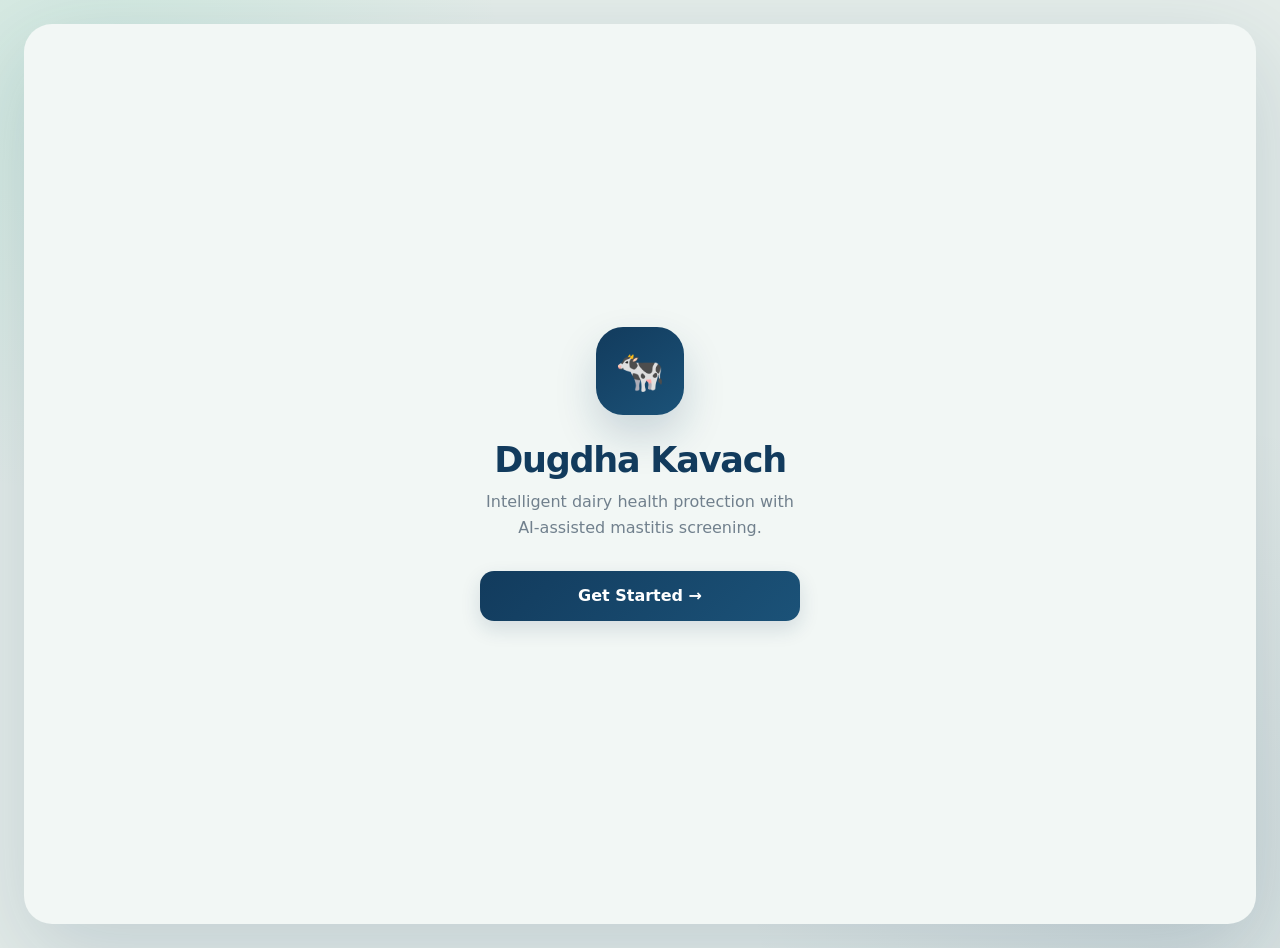
<file: dugdha-kavach/index.html>
<!doctype html>
<html lang="en">

<head>
    <meta charset="utf-8">

    <meta
        name="viewport"
        content="width=device-width, initial-scale=1, viewport-fit=cover"
    >

    <meta
        name="theme-color"
        content="#F3F7F5"
    >

    <title>Dugdha Kavach</title>

    <link
        rel="stylesheet"
        href="./css/style.css"
    >
</head>

<body>

    <div id="app"></div>

    <div
        id="toast-root"
        aria-live="polite"
    ></div>

    <script src="./js/app.js"></script>

</body>

</html>
</file>
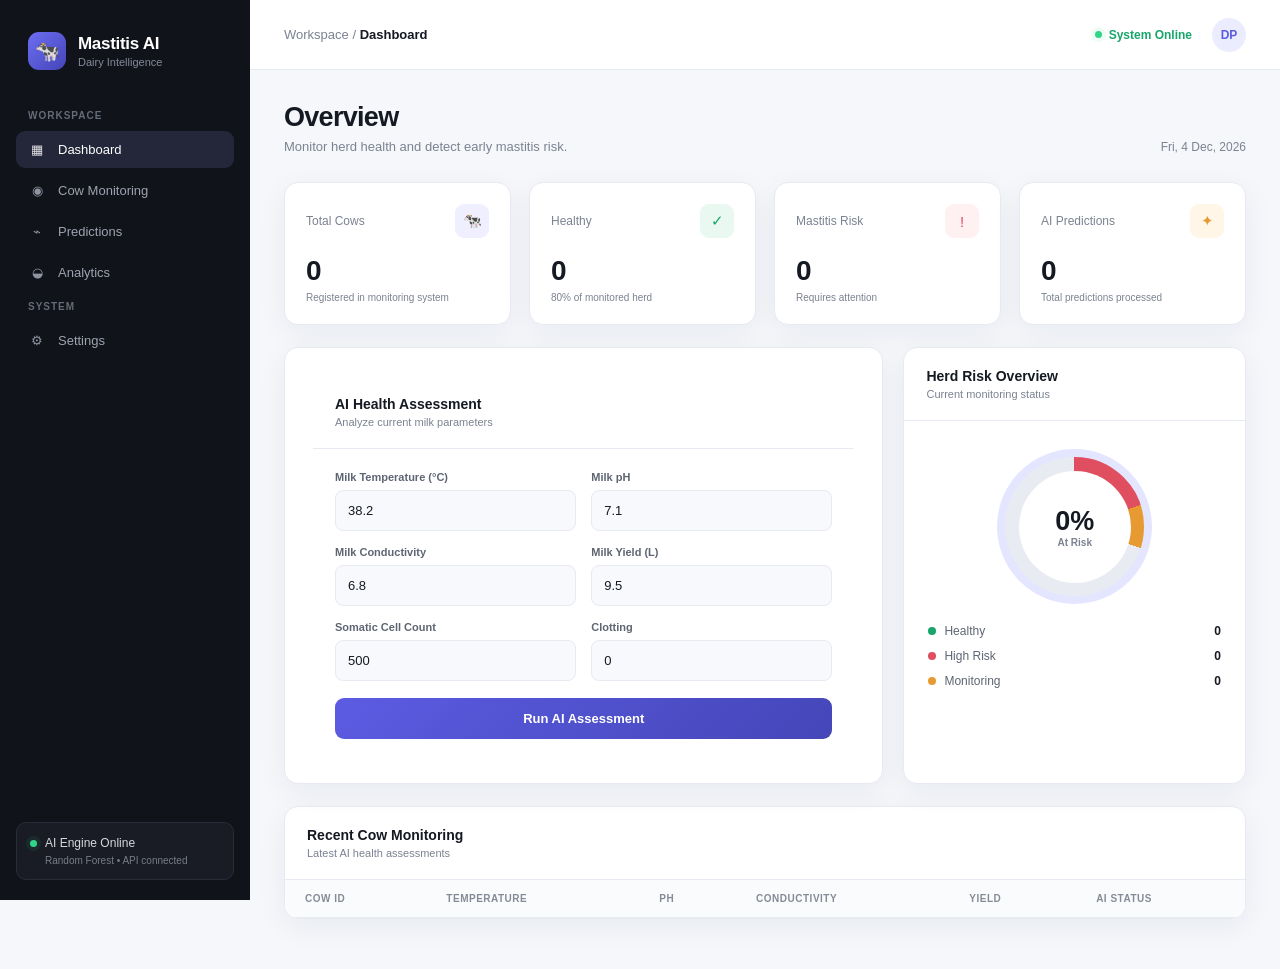
<file: frontend/index.html>
<!DOCTYPE html>
<html lang="en">
<head>
    <meta charset="UTF-8">
    <meta name="viewport" content="width=device-width, initial-scale=1.0">

    <title>Mastitis AI — Dairy Intelligence</title>




    
    <link rel="stylesheet" href="css/style.css">
    
   
</head>

<body>

<div class="app">

    <!-- SIDEBAR -->

    <aside class="sidebar">

        <div class="brand">
            <div class="brand-icon">🐄</div>

            <div>
                <h1>Mastitis AI</h1>
                <span>Dairy Intelligence</span>
            </div>
        </div>

        <div class="nav-section">

            <div class="nav-title">Workspace</div>

            <div class="nav-item active">
                <div class="nav-icon">▦</div>
                Dashboard
            </div>

            <div class="nav-item" onclick="window.location.href='cows.html'">
    <div class="nav-icon">◉</div>
    Cow Monitoring
</div>

           <div class="nav-item" onclick="window.location.href='predictions.html'">
    <div class="nav-icon">⌁</div>
    Predictions
</div>
            <div class="nav-item" onclick="window.location.href='analytics.html'">
    <div class="nav-icon">◒</div>
    Analytics
</div>

        <div class="nav-section">

            <div class="nav-title">System</div>

           <div class="nav-item" onclick="window.location.href='settings.html'">
    <div class="nav-icon">⚙</div>
    Settings
</div>

        </div>

        <div class="sidebar-bottom">

            <div class="system-status">

                <div class="status-line">
                    <span class="status-dot"></span>
                    AI Engine Online
                </div>

                <div class="status-sub">
                    Random Forest • API connected
                </div>

            </div>

        </div>

    </aside>


    <!-- MAIN -->

    <main class="main">

        <header class="topbar">

            <div class="breadcrumb">
                Workspace / <strong>Dashboard</strong>
            </div>

            <div class="top-right">

                <div class="live">
                    <span class="status-dot"></span>
                    System Online
                </div>

                <div class="user">
                    DP
                </div>

            </div>

        </header>


        <section class="content">

            <!-- HEADER -->

            <div class="page-heading">

                <div>
                    <h2>Overview</h2>

                    <p>
                        Monitor herd health and detect early mastitis risk.
                    </p>
                </div>

                <div class="date" id="currentDate"></div>

            </div>


            <!-- STATS -->

            <div class="stats">

                <div class="stat-card">

                    <div class="stat-top">

                        <div class="stat-label">
                            Total Cows
                        </div>

                        <div class="stat-icon icon-purple">
                            🐄
                        </div>

                    </div>

                    <div class="stat-number" id="totalCows">
    0
</div>

                    <div class="stat-change">
                        Registered in monitoring system
                    </div>

                </div>


                <div class="stat-card">

                    <div class="stat-top">

                        <div class="stat-label">
                            Healthy
                        </div>

                        <div class="stat-icon icon-green">
                            ✓
                        </div>

                    </div>

                    <div class="stat-number" id="healthyCows">
    0
</div>

                    <div class="stat-change">
                        80% of monitored herd
                    </div>

                </div>


                <div class="stat-card">

                    <div class="stat-top">

                        <div class="stat-label">
                            Mastitis Risk
                        </div>

                        <div class="stat-icon icon-red">
                            !
                        </div>

                    </div>

                   <div class="stat-number" id="riskCows">
    0
</div>

                    <div class="stat-change">
                        Requires attention
                    </div>

                </div>


                <div class="stat-card">

                    <div class="stat-top">

                        <div class="stat-label">
                            AI Predictions
                        </div>

                        <div class="stat-icon icon-orange">
                            ✦
                        </div>

                    </div>

                   <div class="stat-number" id="aiPredictions">
    0
</div>

                    <div class="stat-change">
                        Total predictions processed
                    </div>

                </div>

            </div>


            <!-- MAIN GRID -->

            <div class="grid">


                <!-- AI PREDICTION -->

                <div class="card prediction-card">

                    <div class="card-header">

                        <div>
                            <div class="card-title">
                                AI Health Assessment
                            </div>

                            <div class="card-subtitle">
                                Analyze current milk parameters
                            </div>
                        </div>

                    </div>


                    <div class="prediction-body">

                        <div class="input-grid">

                            <div class="field">

                                <label>
                                    Milk Temperature (°C)
                                </label>

                                <input
                                    id="temperature"
                                    type="number"
                                    step="0.1"
                                    value="38.2"
                                >

                            </div>


                            <div class="field">

                                <label>
                                    Milk pH
                                </label>

                                <input
                                    id="ph"
                                    type="number"
                                    step="0.01"
                                    value="7.1"
                                >

                            </div>


                            <div class="field">

                                <label>
                                    Milk Conductivity
                                </label>

                                <input
                                    id="conductivity"
                                    type="number"
                                    step="0.1"
                                    value="6.8"
                                >

                            </div>


                            <div class="field">

                                <label>
                                    Milk Yield (L)
                                </label>

                                <input
                                    id="yield"
                                    type="number"
                                    step="0.1"
                                    value="9.5"
                                >

                            </div>

                            <div class="field">
    <label>
        Somatic Cell Count
    </label>

    <input
        id="somaticCellCount"
        type="number"
        step="1"
        min="0"
        value="500"
    >
</div>


<div class="field">
    <label>
        Clotting
    </label>

    <input
        id="clotting"
        type="number"
        min="0"
        max="1"
        step="1"
        value="0"
    >
</div>

                        </div>


                       <button
    id="runAssessment"
    class="predict-btn"
    type="button"
>
    Run AI Assessment
</button>

                        <div
                            id="result"
                            class="result"
                        >

                            <div class="result-label">
                                AI assessment
                            </div>

                            <div class="result-main">

                                <div
                                    id="resultStatus"
                                    class="result-status"
                                >
                                    —
                                </div>

                                <div
                                    id="resultPercent"
                                    class="result-percent"
                                >
                                    0%
                                </div>

                            </div>

                            <div class="progress">

                                <div
                                    id="progressBar"
                                    class="progress-bar"
                                ></div>

                            </div>

                        </div>

                    </div>

                </div>


                <!-- RISK OVERVIEW -->

                <div class="card">

                    <div class="card-header">

                        <div>
                            <div class="card-title">
                                Herd Risk Overview
                            </div>

                            <div class="card-subtitle">
                                Current monitoring status
                            </div>
                        </div>

                    </div>


                    <div class="risk-body">

                        <div class="risk-circle">

                            <div class="circle-text">

                               <div class="circle-number" id="riskPercentage">
    0%
</div>

                                <div class="circle-label">
                                    At Risk
                                </div>

                            </div>

                        </div>


                        <div class="legend">

                            <div class="legend-item">

                                <div class="legend-left">

                                    <span
                                        class="legend-dot"
                                        style="background:#18a56b"
                                    ></span>

                                    Healthy

                                </div>

                                <strong id="healthyRiskCount">0</strong>

                            </div>


                            <div class="legend-item">

                                <div class="legend-left">

                                    <span
                                        class="legend-dot"
                                        style="background:#e04f5f"
                                    ></span>

                                    High Risk

                                </div>

                                <strong id="highRiskCount">0</strong>

                            </div>


                            <div class="legend-item">

                                <div class="legend-left">

                                    <span
                                        class="legend-dot"
                                        style="background:#e79a32"
                                    ></span>

                                    Monitoring

                                </div>

                                <strong id="monitoringCount">0</strong>

                            </div>

                        </div>

                    </div>

                </div>

            </div>


            <!-- RECENT COWS -->

            <div class="card table-card">

                <div class="card-header">

                    <div>

                        <div class="card-title">
                            Recent Cow Monitoring
                        </div>

                        <div class="card-subtitle">
                            Latest AI health assessments
                        </div>

                    </div>

                </div>


                <div class="table-wrapper">

                    <table>

                        <thead>

                            <tr>

                                <th>Cow ID</th>
                                <th>Temperature</th>
                                <th>pH</th>
                                <th>Conductivity</th>
                                <th>Yield</th>
                                <th>AI Status</th>

                            </tr>

                        </thead>


                        <tbody id="recentCowsBody">
</tbody>


                       

                    </table>

                </div>

            </div>

        </section>

    </main>

</div>


<script src="js/dashboard.js"></script>

</body>
</html>
</file>
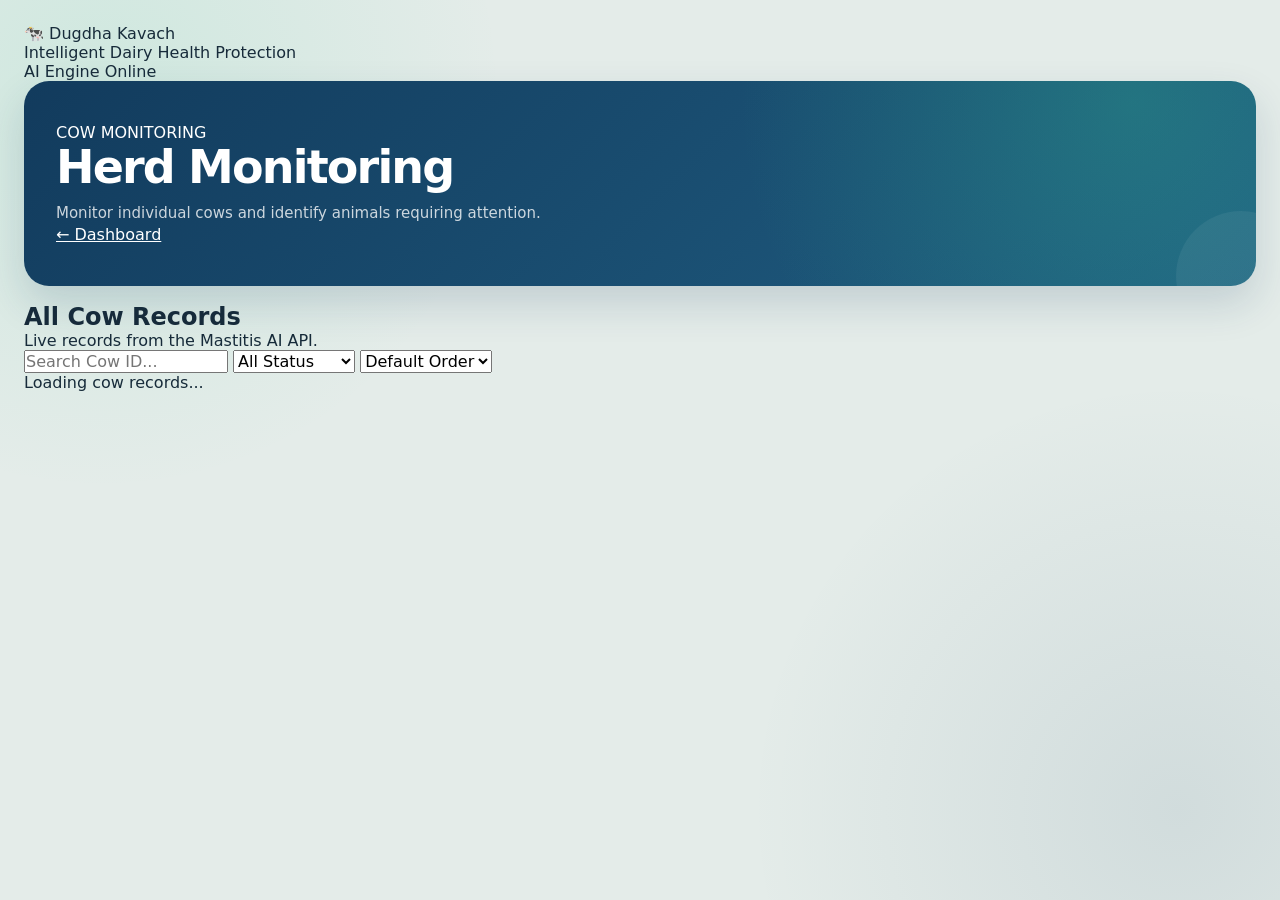
<file: dugdha-kavach/cows.html>
<!DOCTYPE html>
<html lang="en">
<head>
    <meta charset="UTF-8">
    <meta name="viewport" content="width=device-width, initial-scale=1.0">

    <title>Cow Monitoring — Dugdha Kavach</title>

    <link rel="stylesheet" href="./css/style.css">
</head>

<body>

    <div class="dashboard-shell">

        <header class="topbar">

            <div>
                <div class="brand">🐄 Dugdha Kavach</div>
                <div class="brand-subtitle">
                    Intelligent Dairy Health Protection
                </div>
            </div>

            <div class="connection">
                <span class="status-dot online"></span>
                AI Engine Online
            </div>

        </header>


        <main class="dashboard">

            <section class="hero">

                <div>

                    <div class="eyebrow">
                        COW MONITORING
                    </div>

                    <h1>Herd Monitoring</h1>

                    <p>
                        Monitor individual cows and identify
                        animals requiring attention.
                    </p>

                </div>

                <a href="dashboard.html"
                   class="secondary-button">
                    ← Dashboard
                </a>

            </section>


            <!-- SEARCH + FILTER -->

            <section class="panel">

                <div class="panel-heading">

                    <div>
                        <h2>All Cow Records</h2>

                        <p class="panel-description">
                            Live records from the Mastitis AI API.
                        </p>
                    </div>

                </div>


                <div class="cow-controls">

                    <input
                        type="text"
                        id="searchCow"
                        placeholder="Search Cow ID..."
                    >

                    <select id="statusFilter">

                        <option value="all">
                            All Status
                        </option>

                        <option value="Healthy">
                            Healthy
                        </option>

                        <option value="Monitoring">
                            Monitoring
                        </option>

                        <option value="Mastitis Risk">
                            Mastitis Risk
                        </option>

                    </select>

                    <select id="sortRisk">

                        <option value="default">
                            Default Order
                        </option>

                        <option value="high">
                            Highest Risk
                        </option>

                        <option value="low">
                            Lowest Risk
                        </option>

                    </select>

                </div>


                <div
                    id="cowTableContainer"
                    class="table-container"
                >

                    <div class="loading-state">

                        <div class="spinner"></div>

                        <p>
                            Loading cow records...
                        </p>

                    </div>

                </div>

            </section>

        </main>

    </div>


    <script src="./js/cows.js"></script>

</body>
</html>
</file>
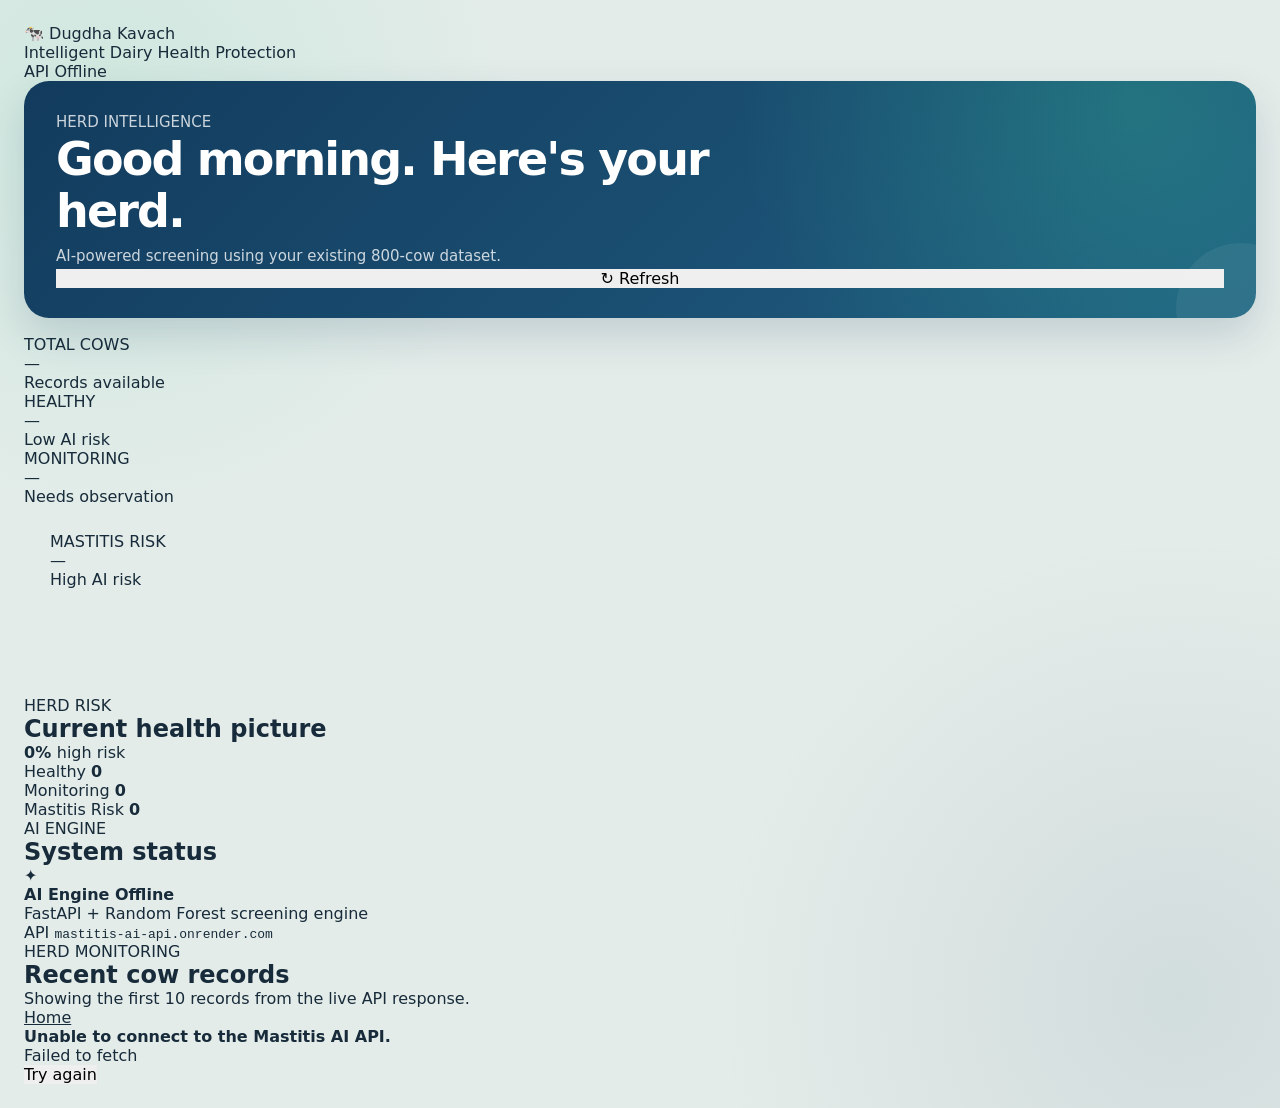
<file: dugdha-kavach/dashboard.html>
<!DOCTYPE html>
<html lang="en">
<head>
    <meta charset="UTF-8">
    <meta name="viewport" content="width=device-width, initial-scale=1.0">

    <title>Dugdha Kavach — Dashboard</title>

    <link rel="stylesheet" href="css/style.css">
</head>

<body>

<div class="dashboard-shell">

    <!-- TOP BAR -->
    <header class="topbar">

        <div>
            <div class="brand">
                🐄 Dugdha Kavach
            </div>

            <div class="brand-subtitle">
                Intelligent Dairy Health Protection
            </div>
        </div>

        <div class="connection">

            <span
                id="statusDot"
                class="status-dot">
            </span>

            <span id="systemStatus">
                Connecting to AI...
            </span>

        </div>

    </header>


    <!-- MAIN DASHBOARD -->

    <main class="dashboard">


        <!-- HERO -->

        <section class="hero">

            <div>

                <p class="eyebrow">
                    HERD INTELLIGENCE
                </p>

                <h1>
                    Good morning. Here's your herd.
                </h1>

                <p>
                    AI-powered screening using your existing
                    800-cow dataset.
                </p>

            </div>


            <button
                id="refreshBtn"
                class="secondary-button"
                type="button">

                ↻ Refresh

            </button>

        </section>



        <!-- STAT CARDS -->

        <section class="stats-grid">


            <article class="stat-card">

                <div class="stat-label">
                    TOTAL COWS
                </div>

                <div
                    id="totalCows"
                    class="stat-value">

                    —

                </div>

                <div class="stat-note">
                    Records available
                </div>

            </article>



            <article class="stat-card healthy-card">

                <div class="stat-label">
                    HEALTHY
                </div>

                <div
                    id="healthyCows"
                    class="stat-value">

                    —

                </div>

                <div class="stat-note">
                    Low AI risk
                </div>

            </article>



            <article class="stat-card monitoring-card">

                <div class="stat-label">
                    MONITORING
                </div>

                <div
                    id="monitoringCows"
                    class="stat-value">

                    —

                </div>

                <div class="stat-note">
                    Needs observation
                </div>

            </article>



            <article class="stat-card risk-card">

                <div class="stat-label">
                    MASTITIS RISK
                </div>

                <div
                    id="riskCows"
                    class="stat-value">

                    —

                </div>

                <div class="stat-note">
                    High AI risk
                </div>

            </article>

        </section>



        <!-- OVERVIEW -->

        <section class="overview-grid">


            <!-- RISK PANEL -->

            <article class="panel risk-panel">

                <div class="panel-heading">

                    <div>

                        <p class="eyebrow">
                            HERD RISK
                        </p>

                        <h2>
                            Current health picture
                        </h2>

                    </div>

                </div>


                <div class="risk-content">


                    <div
                        id="riskCircle"
                        class="risk-circle"
                        style="--risk:0%">

                        <div>

                            <strong
                                id="riskPercent">

                                0%

                            </strong>

                            <span>
                                high risk
                            </span>

                        </div>

                    </div>



                    <div class="risk-breakdown">


                        <div class="breakdown-row">

                            <span>

                                <i
                                    class="legend-dot healthy-dot">
                                </i>

                                Healthy

                            </span>

                            <strong
                                id="healthyCount">

                                0

                            </strong>

                        </div>



                        <div class="breakdown-row">

                            <span>

                                <i
                                    class="legend-dot monitoring-dot">
                                </i>

                                Monitoring

                            </span>

                            <strong
                                id="monitoringCount">

                                0

                            </strong>

                        </div>



                        <div class="breakdown-row">

                            <span>

                                <i
                                    class="legend-dot risk-dot">
                                </i>

                                Mastitis Risk

                            </span>

                            <strong
                                id="highRiskCount">

                                0

                            </strong>

                        </div>

                    </div>

                </div>

            </article>



            <!-- AI ENGINE -->

            <article class="panel">

                <div class="panel-heading">

                    <div>

                        <p class="eyebrow">
                            AI ENGINE
                        </p>

                        <h2>
                            System status
                        </h2>

                    </div>

                </div>



                <div class="system-card">

                    <div class="system-icon">
                        ✦
                    </div>

                    <div>

                        <strong
                            id="systemStatusLarge">

                            Connecting...

                        </strong>

                        <p>
                            FastAPI + Random Forest
                            screening engine
                        </p>

                    </div>

                </div>



                <div class="api-url">

                    <span>
                        API
                    </span>

                    <code>
                        mastitis-ai-api.onrender.com
                    </code>

                </div>

            </article>

        </section>



        <!-- COW TABLE -->

        <section class="panel herd-panel">


            <div class="panel-heading">

                <div>

                    <p class="eyebrow">
                        HERD MONITORING
                    </p>

                    <h2>
                        Recent cow records
                    </h2>

                    <p class="panel-description">

                        Showing the first 10 records
                        from the live API response.

                    </p>

                </div>


                <a
                    class="secondary-button link-button"
                    href="index.html">

                    Home

                </a>

            </div>



            <div
                id="tableContainer"
                class="table-container">

                <div class="loading-state">

                    <div class="spinner"></div>

                    <span>
                        Loading herd records...
                    </span>

                </div>

            </div>

        </section>


    </main>

</div>



<script src="js/dashboard.js"></script>

</body>
</html>
</file>
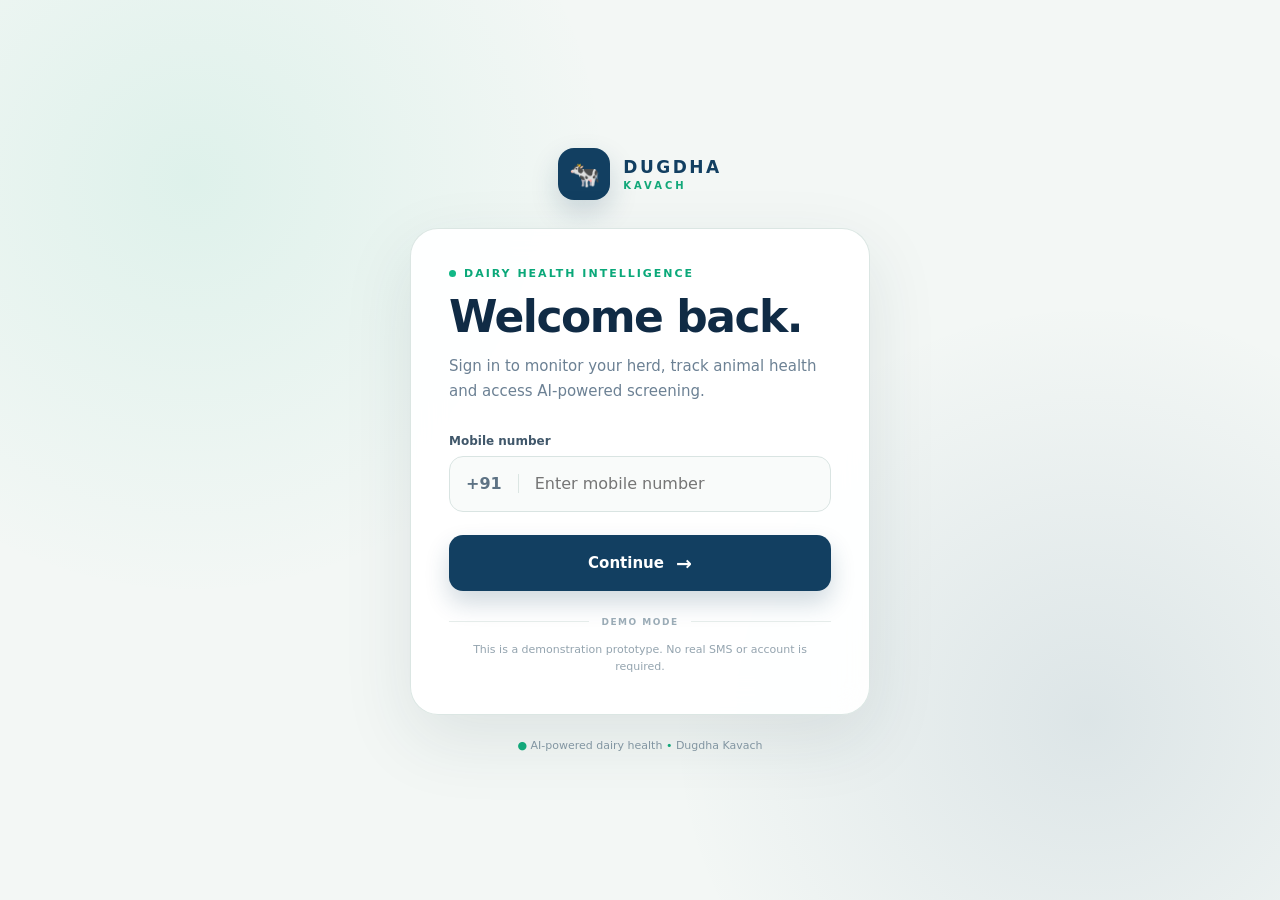
<file: dugdha-kavach/login.html>
<!DOCTYPE html>
<html lang="en">
<head>
    <meta charset="UTF-8">
    <meta name="viewport" content="width=device-width, initial-scale=1.0">

    <meta name="theme-color" content="#F3F7F5">

    <title>Dugdha Kavach — Login</title>

    <link rel="stylesheet" href="./css/style.css">
</head>

<body class="auth-page">

    <main class="auth-shell">

        <!-- Brand -->
        <section class="auth-brand">
            <div class="auth-logo">🐄</div>

            <div>
                <div class="auth-brand-name">DUGDHA</div>
                <div class="auth-brand-sub">KAVACH</div>
            </div>
        </section>

        <!-- Login Card -->
        <section class="auth-card">

            <div class="auth-eyebrow">
                <span></span>
                DAIRY HEALTH INTELLIGENCE
            </div>

            <h1>Welcome back.</h1>

            <p class="auth-description">
                Sign in to monitor your herd, track animal health
                and access AI-powered screening.
            </p>

            <form id="loginForm">

                <label for="phone">Mobile number</label>

                <div class="phone-input">
                    <span>+91</span>

                    <input
                        id="phone"
                        type="tel"
                        maxlength="10"
                        placeholder="Enter mobile number"
                        autocomplete="tel"
                        required
                    >
                </div>

                <button type="submit" class="auth-button">
                    Continue
                    <span>→</span>
                </button>

            </form>

            <div class="auth-divider">
                <span>DEMO MODE</span>
            </div>

            <p class="auth-note">
                This is a demonstration prototype.
                No real SMS or account is required.
            </p>

        </section>

        <footer class="auth-footer">
            <span>●</span> AI-powered dairy health
            <span>•</span>
            Dugdha Kavach
        </footer>

    </main>

    <script>
        const form = document.getElementById("loginForm");

        form.addEventListener("submit", function (event) {
            event.preventDefault();

            const phone = document.getElementById("phone").value.trim();

            if (!/^[0-9]{10}$/.test(phone)) {
                alert("Please enter a valid 10-digit mobile number.");
                return;
            }

            sessionStorage.setItem("demoPhone", phone);

            window.location.href = "./otp.html";
        });
    </script>

</body>
</html>
</file>
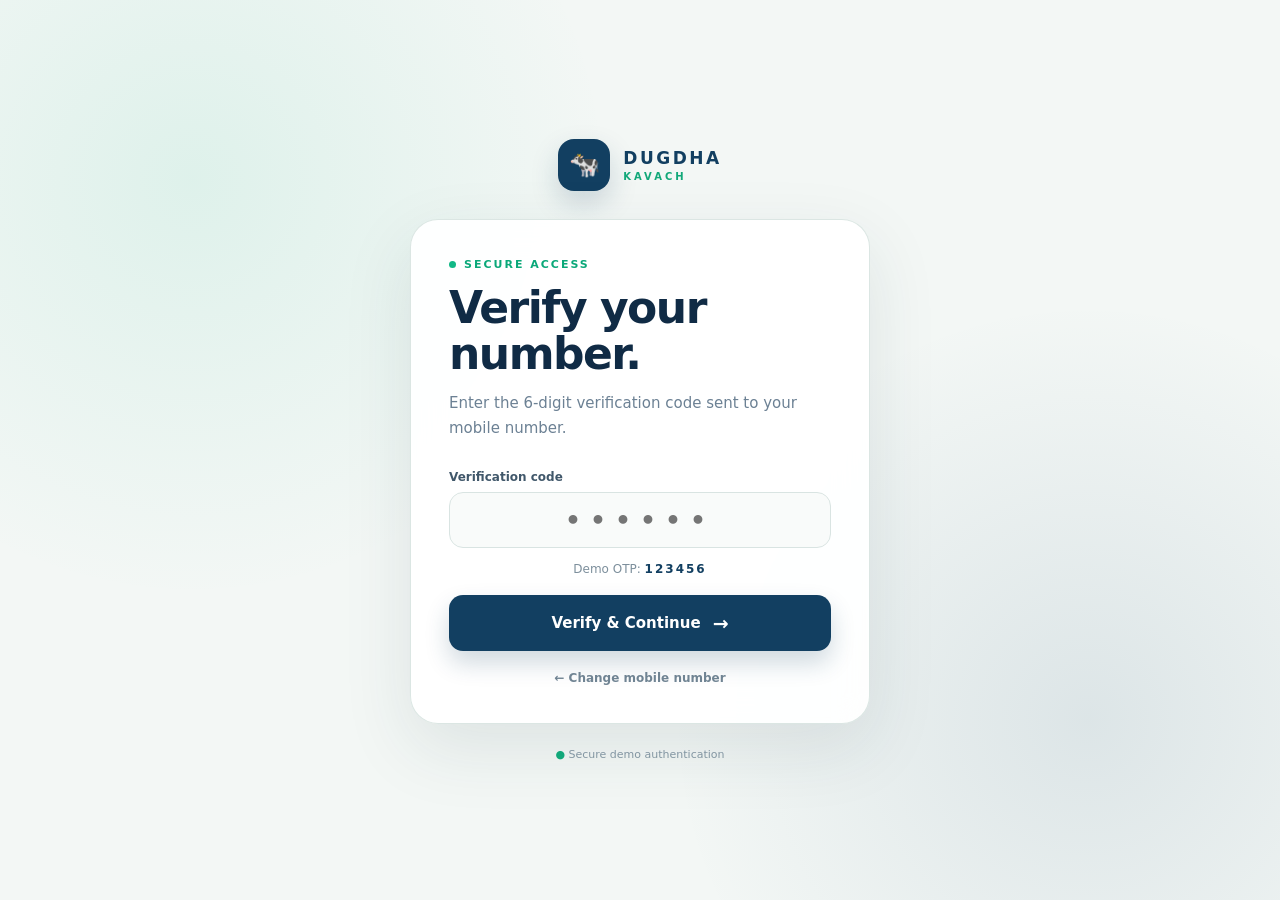
<file: dugdha-kavach/otp.html>
<!DOCTYPE html>
<html lang="en">
<head>
    <meta charset="UTF-8">
    <meta
        name="viewport"
        content="width=device-width, initial-scale=1.0"
    >

    <meta name="theme-color" content="#F3F7F5">

    <title>Dugdha Kavach — Verify</title>

    <link rel="stylesheet" href="./css/style.css">
</head>

<body class="auth-page">

    <main class="auth-shell">

        <section class="auth-brand">
            <div class="auth-logo">🐄</div>

            <div>
                <div class="auth-brand-name">DUGDHA</div>
                <div class="auth-brand-sub">KAVACH</div>
            </div>
        </section>

        <section class="auth-card">

            <div class="auth-eyebrow">
                <span></span>
                SECURE ACCESS
            </div>

            <h1>Verify your number.</h1>

            <p class="auth-description">
                Enter the 6-digit verification code sent to
                your mobile number.
            </p>

            <form id="otpForm">

                <label for="otp">Verification code</label>

                <input
                    id="otp"
                    class="otp-input"
                    type="text"
                    inputmode="numeric"
                    maxlength="6"
                    placeholder="••••••"
                    required
                >

                <div class="demo-code">
                    Demo OTP: <strong>123456</strong>
                </div>

                <button type="submit" class="auth-button">
                    Verify & Continue
                    <span>→</span>
                </button>

            </form>

            <button
                type="button"
                class="auth-back"
                onclick="history.back()"
            >
                ← Change mobile number
            </button>

        </section>

        <footer class="auth-footer">
            <span>●</span> Secure demo authentication
        </footer>

    </main>

    <script>
        const form = document.getElementById("otpForm");

        form.addEventListener("submit", function (event) {
            event.preventDefault();

            const otp = document.getElementById("otp").value.trim();

            if (otp !== "123456") {
                alert("Incorrect OTP. Use 123456 for this demo.");
                return;
            }

            sessionStorage.setItem("demoAuthenticated", "true");

            window.location.href = "./setup.html";
        });
    </script>

</body>
</html>
</file>
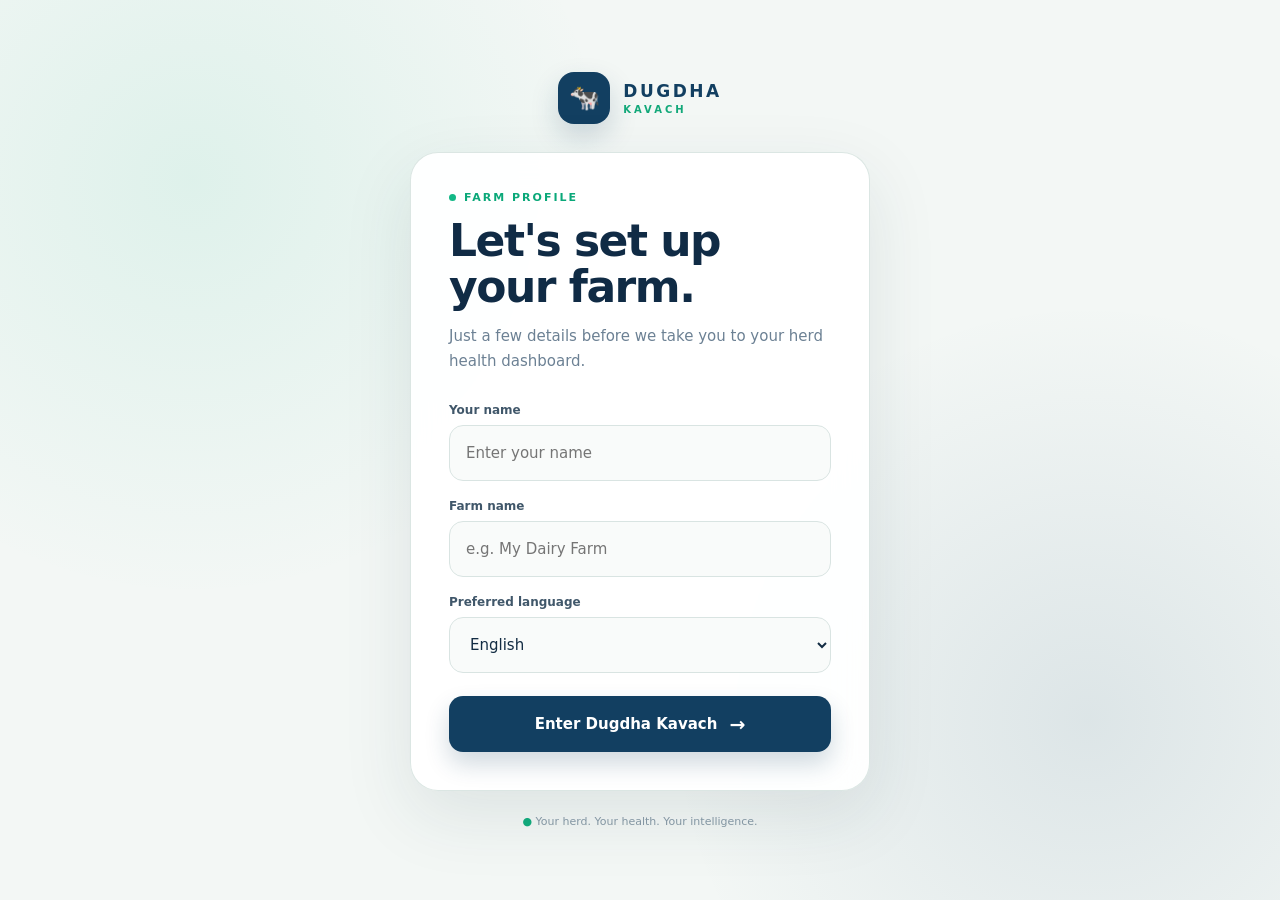
<file: dugdha-kavach/setup.html>
<!DOCTYPE html>
<html lang="en">
<head>
    <meta charset="UTF-8">

    <meta
        name="viewport"
        content="width=device-width, initial-scale=1.0"
    >

    <meta name="theme-color" content="#F3F7F5">

    <title>Dugdha Kavach — Setup</title>

    <link rel="stylesheet" href="./css/style.css">
</head>

<body class="auth-page">

    <main class="auth-shell">

        <section class="auth-brand">
            <div class="auth-logo">🐄</div>

            <div>
                <div class="auth-brand-name">DUGDHA</div>
                <div class="auth-brand-sub">KAVACH</div>
            </div>
        </section>

        <section class="auth-card">

            <div class="auth-eyebrow">
                <span></span>
                FARM PROFILE
            </div>

            <h1>Let's set up your farm.</h1>

            <p class="auth-description">
                Just a few details before we take you to
                your herd health dashboard.
            </p>

            <form id="setupForm">

                <label for="farmerName">Your name</label>

                <input
                    id="farmerName"
                    class="auth-field"
                    type="text"
                    placeholder="Enter your name"
                    required
                >

                <label for="farmName">Farm name</label>

                <input
                    id="farmName"
                    class="auth-field"
                    type="text"
                    placeholder="e.g. My Dairy Farm"
                    required
                >

                <label for="language">Preferred language</label>

                <select id="language" class="auth-field">
                    <option>English</option>
                    <option>हिन्दी</option>
                    <option>অসমীয়া</option>
                </select>

                <button type="submit" class="auth-button">
                    Enter Dugdha Kavach
                    <span>→</span>
                </button>

            </form>

        </section>

        <footer class="auth-footer">
            <span>●</span> Your herd. Your health. Your intelligence.
        </footer>

    </main>

    <script>
        document
            .getElementById("setupForm")
            .addEventListener("submit", function (event) {

                event.preventDefault();

                sessionStorage.setItem(
                    "farmerName",
                    document.getElementById("farmerName").value
                );

                sessionStorage.setItem(
                    "farmName",
                    document.getElementById("farmName").value
                );

                sessionStorage.setItem(
                    "language",
                    document.getElementById("language").value
                );

                window.location.href = "./index.html#/home";
            });
    </script>

</body>
</html>
</file>
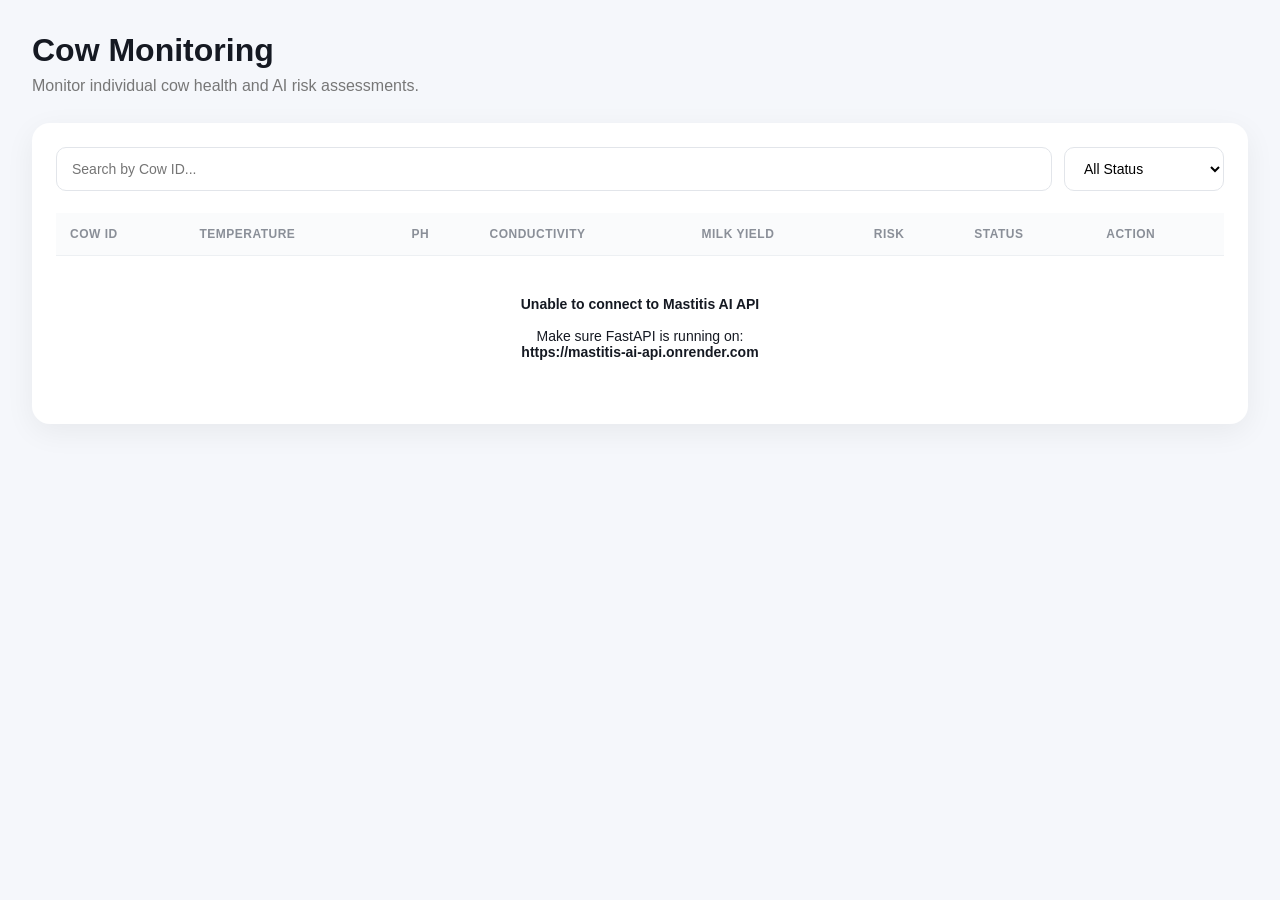
<file: frontend/cows.html>
<!DOCTYPE html>
<html lang="en">
<head>
    <meta charset="UTF-8">
    <meta name="viewport" content="width=device-width, initial-scale=1.0">

    <title>Mastitis AI — Cow Monitoring</title>

    <link rel="stylesheet" href="css/style.css">

    <style>
        .page {
            padding: 32px;
        }

        .page-header {
            display: flex;
            justify-content: space-between;
            align-items: center;
            margin-bottom: 28px;
        }

        .page-header h1 {
            margin: 0;
        }

        .page-header p {
            margin-top: 8px;
            color: #777;
        }

        .monitor-card {
            background: #fff;
            border-radius: 18px;
            padding: 24px;
            box-shadow: 0 8px 30px rgba(0,0,0,0.06);
        }

        .toolbar {
            display: flex;
            gap: 12px;
            margin-bottom: 22px;
        }

        .search-box,
        .filter-box {
            padding: 12px 15px;
            border: 1px solid #e2e5ea;
            border-radius: 10px;
            font-size: 14px;
            background: #fff;
        }

        .search-box {
            flex: 1;
        }

        .filter-box {
            min-width: 160px;
        }

        .cow-table {
            width: 100%;
            border-collapse: collapse;
        }

        .cow-table th {
            text-align: left;
            padding: 14px;
            font-size: 12px;
            text-transform: uppercase;
            color: #8a8f98;
            border-bottom: 1px solid #edf0f3;
        }

        .cow-table td {
            padding: 17px 14px;
            border-bottom: 1px solid #f0f2f5;
            font-size: 14px;
        }

        .cow-id {
            font-weight: 700;
        }

        .status {
            display: inline-flex;
            align-items: center;
            gap: 7px;
            padding: 6px 10px;
            border-radius: 20px;
            font-size: 12px;
            font-weight: 700;
        }

        .status.healthy {
            background: #ecfdf5;
            color: #047857;
        }

        .status.risk {
            background: #fff1f2;
            color: #be123c;
        }

        .status.monitoring {
            background: #fff7ed;
            color: #c2410c;
        }

        .dot {
            width: 7px;
            height: 7px;
            border-radius: 50%;
            background: currentColor;
        }

        .risk-number {
            font-weight: 700;
        }

        .risk-low {
            color: #047857;
        }

        .risk-medium {
            color: #c2410c;
        }

        .risk-high {
            color: #be123c;
        }

        .view-btn {
            border: 0;
            background: #f4f6f8;
            padding: 8px 12px;
            border-radius: 8px;
            cursor: pointer;
            font-size: 12px;
            font-weight: 600;
        }

        .view-btn:hover {
            background: #e9edf1;
        }

        .empty-state {
            text-align: center;
            padding: 50px 20px;
            color: #888;
        }

        @media (max-width: 900px) {
            .toolbar {
                flex-direction: column;
            }

            .monitor-card {
                overflow-x: auto;
            }

            .cow-table {
                min-width: 900px;
            }
        }
    </style>
</head>

<body>

<div class="page">

    <div class="page-header">
        <div>
            <h1>Cow Monitoring</h1>
            <p>Monitor individual cow health and AI risk assessments.</p>
        </div>
    </div>

    <div class="monitor-card">

        <div class="toolbar">

            <input
                type="text"
                id="cowSearch"
                class="search-box"
                placeholder="Search by Cow ID..."
            >

            <select id="statusFilter" class="filter-box">
                <option value="all">All Status</option>
                <option value="healthy">Healthy</option>
                <option value="monitoring">Monitoring</option>
                <option value="risk">Mastitis Risk</option>
            </select>

        </div>

        <table class="cow-table">

            <thead>
                <tr>
                    <th>Cow ID</th>
                    <th>Temperature</th>
                    <th>pH</th>
                    <th>Conductivity</th>
                    <th>Milk Yield</th>
                    <th>Risk</th>
                    <th>Status</th>
                    <th>Action</th>
                </tr>
            </thead>

            <tbody id="cowTableBody">

                <!-- Temporary demonstration data -->
                <tr data-status="healthy">

                    <td class="cow-id">COW-001</td>

                    <td>35.5 °C</td>

                    <td>6.65</td>

                    <td>4.70</td>

                    <td>20.0 L</td>

                    <td>
                        <span class="risk-number risk-low">
                            0%
                        </span>
                    </td>

                    <td>
                        <span class="status healthy">
                            <span class="dot"></span>
                            Healthy
                        </span>
                    </td>

                    <td>
                        <button
                            class="view-btn"
                            onclick="viewCow('COW-001')">
                            View
                        </button>
                    </td>

                </tr>


                <tr data-status="risk">

                    <td class="cow-id">COW-002</td>

                    <td>38.2 °C</td>

                    <td>7.10</td>

                    <td>6.80</td>

                    <td>9.5 L</td>

                    <td>
                        <span class="risk-number risk-high">
                            100%
                        </span>
                    </td>

                    <td>
                        <span class="status risk">
                            <span class="dot"></span>
                            Mastitis Risk
                        </span>
                    </td>

                    <td>
                        <button
                            class="view-btn"
                            onclick="viewCow('COW-002')">
                            View
                        </button>
                    </td>

                </tr>


                <tr data-status="monitoring">

                    <td class="cow-id">COW-003</td>

                    <td>37.2 °C</td>

                    <td>6.95</td>

                    <td>5.90</td>

                    <td>14.2 L</td>

                    <td>
                        <span class="risk-number risk-medium">
                            30%
                        </span>
                    </td>

                    <td>
                        <span class="status monitoring">
                            <span class="dot"></span>
                            Monitoring
                        </span>
                    </td>

                    <td>
                        <button
                            class="view-btn"
                            onclick="viewCow('COW-003')">
                            View
                        </button>
                    </td>

                </tr>

            </tbody>

        </table>

    </div>

</div>

<script src="js/cows.js"></script>

<!-- =========================================================
     COW DETAILS MODAL
========================================================= -->

<div id="cowModal" class="cow-modal">

    <div class="cow-modal-overlay" onclick="closeCowModal()"></div>

    <div class="cow-modal-card">

        <!-- HEADER -->

        <div class="cow-modal-header">

            <div>
                <div class="cow-modal-label">
                    COW PROFILE
                </div>

                <h2 id="modalCowId">
                    C0001
                </h2>
            </div>

            <button
                class="cow-modal-close"
                onclick="closeCowModal()">

                ×

            </button>

        </div>


        <!-- AI RESULT -->

        <div id="modalRiskBox" class="modal-risk-box">

            <div>

                <div class="modal-risk-label">
                    AI RISK ASSESSMENT
                </div>

                <div
                    id="modalStatus"
                    class="modal-status">

                    Healthy

                </div>

            </div>

            <div
                id="modalRisk"
                class="modal-risk">

                1.0%

            </div>

        </div>


        <!-- MILK PARAMETERS -->

        <div class="modal-section">

            <div class="modal-section-title">
                Milk Parameters
            </div>

            <div class="modal-grid">

                <div class="modal-data">

                    <span>
                        Temperature
                    </span>

                    <strong id="modalTemperature">
                        -
                    </strong>

                </div>


                <div class="modal-data">

                    <span>
                        Milk pH
                    </span>

                    <strong id="modalPH">
                        -
                    </strong>

                </div>


                <div class="modal-data">

                    <span>
                        Conductivity
                    </span>

                    <strong id="modalConductivity">
                        -
                    </strong>

                </div>


                <div class="modal-data">

                    <span>
                        Milk Yield
                    </span>

                    <strong id="modalYield">
                        -
                    </strong>

                </div>

            </div>

        </div>


        <!-- HEALTH INDICATORS -->

        <div class="modal-section">

            <div class="modal-section-title">
                Health Indicators
            </div>

            <div class="modal-grid">

                <div class="modal-data">

                    <span>
                        Somatic Cell Count
                    </span>

                    <strong id="modalSCC">
                        -
                    </strong>

                </div>


                <div class="modal-data">

                    <span>
                        Clotting
                    </span>

                    <strong id="modalClotting">
                        -
                    </strong>

                </div>


                <div class="modal-data">

                    <span>
                        Day
                    </span>

                    <strong id="modalDay">
                        -
                    </strong>

                </div>

            </div>

        </div>


        <!-- AI INFORMATION -->

        <div class="modal-section">

            <div class="modal-section-title">
                AI Assessment
            </div>

            <div class="modal-ai-info">

                <div>

                    <span>
                        Prediction
                    </span>

                    <strong id="modalPrediction">
                        -
                    </strong>

                </div>


                <div>

                    <span>
                        Risk Probability
                    </span>

                    <strong id="modalProbability">
                        -
                    </strong>

                </div>

            </div>

        </div>


    </div>

</div>

<!-- =========================================================
     COW PROFILE MODAL
========================================================= -->

<div id="cowModal" class="cow-modal">

    <div class="cow-modal-overlay" onclick="closeCowModal()"></div>

    <div class="cow-modal-card">

        <!-- HEADER -->
        <div class="cow-modal-header">

            <div>
                <div class="cow-modal-label">
                    COW PROFILE
                </div>

                <h2 id="modalCowId">
                    C0001
                </h2>
            </div>

            <button
                class="cow-modal-close"
                onclick="closeCowModal()">
                ×
            </button>

        </div>


        <!-- AI RISK -->
        <div class="cow-risk-section">

            <div class="section-title">
                AI RISK ASSESSMENT
            </div>

            <div class="cow-risk-content">

                <div>
                    <span class="cow-risk-label">
                        Status
                    </span>

                    <span
                        id="modalStatus"
                        class="cow-modal-status">
                        Healthy
                    </span>
                </div>

                <div class="cow-risk-value">
                    <span id="modalRisk">
                        1.0
                    </span>%
                </div>

            </div>

        </div>


        <!-- MILK PARAMETERS -->
        <div class="cow-modal-section">

            <div class="section-title">
                MILK PARAMETERS
            </div>

            <div class="cow-data-grid">

                <div class="cow-data-item">

                    <span class="data-label">
                        Milk Temperature
                    </span>

                    <span
                        id="modalTemperature"
                        class="data-value">
                        -
                    </span>

                </div>


                <div class="cow-data-item">

                    <span class="data-label">
                        Milk pH
                    </span>

                    <span
                        id="modalPh"
                        class="data-value">
                        -
                    </span>

                </div>


                <div class="cow-data-item">

                    <span class="data-label">
                        Conductivity
                    </span>

                    <span
                        id="modalConductivity"
                        class="data-value">
                        -
                    </span>

                </div>


                <div class="cow-data-item">

                    <span class="data-label">
                        Milk Yield
                    </span>

                    <span
                        id="modalYield"
                        class="data-value">
                        -
                    </span>

                </div>

            </div>

        </div>


        <!-- HEALTH INDICATORS -->
        <div class="cow-modal-section">

            <div class="section-title">
                HEALTH INDICATORS
            </div>

            <div class="cow-data-grid">

                <div class="cow-data-item">

                    <span class="data-label">
                        Somatic Cell Count
                    </span>

                    <span
                        id="modalSCC"
                        class="data-value">
                        -
                    </span>

                </div>


                <div class="cow-data-item">

                    <span class="data-label">
                        Clotting
                    </span>

                    <span
                        id="modalClotting"
                        class="data-value">
                        -
                    </span>

                </div>


                <div class="cow-data-item">

                    <span class="data-label">
                        Day
                    </span>

                    <span
                        id="modalDay"
                        class="data-value">
                        -
                    </span>

                </div>

            </div>

        </div>


        <!-- AI ASSESSMENT -->
        <div class="cow-modal-section">

            <div class="section-title">
                AI ASSESSMENT
            </div>

            <div class="ai-assessment-box">

                <div class="assessment-row">

                    <span>
                        Prediction
                    </span>

                    <strong id="modalPrediction">
                        -
                    </strong>

                </div>


                <div class="assessment-row">

                    <span>
                        Risk Probability
                    </span>

                    <strong id="modalProbability">
                        -
                    </strong>

                </div>

            </div>

        </div>


        <!-- FOOTER -->
        <div class="cow-modal-footer">

            <button
                class="cow-modal-close-btn"
                onclick="closeCowModal()">

                Close

            </button>

        </div>

    </div>

</div>

</body>
</html>
</file>
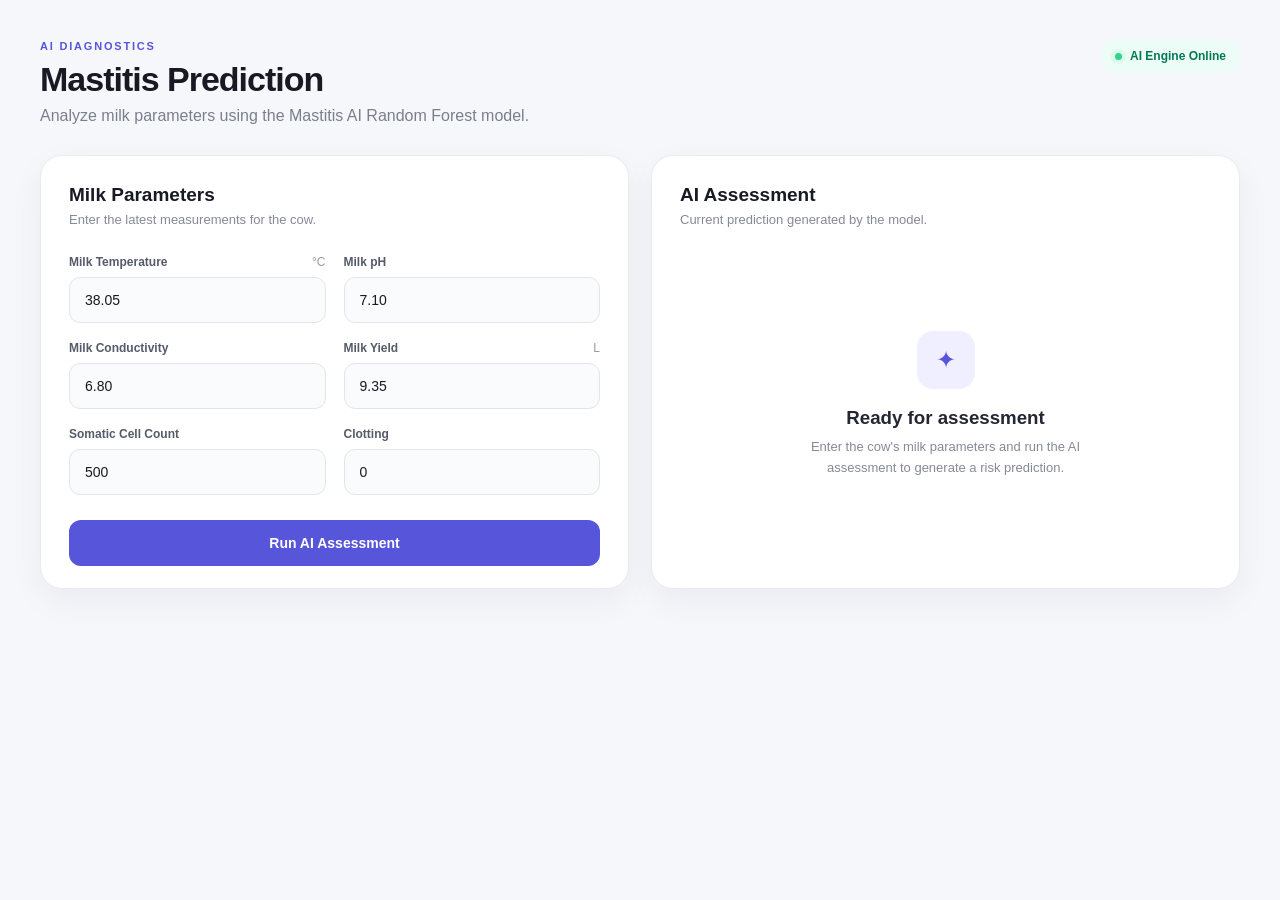
<file: frontend/predictions.html>
<!DOCTYPE html>
<html lang="en">
<head>
    <meta charset="UTF-8">
    <meta name="viewport" content="width=device-width, initial-scale=1.0">

    <title>Mastitis AI — Predictions</title>

    <link rel="stylesheet" href="css/style.css">
</head>

<body>

<div class="prediction-page">

    <!-- =====================================================
         HEADER
    ====================================================== -->

    <div class="prediction-header">

        <div>

            <div class="eyebrow">
                AI DIAGNOSTICS
            </div>

            <h1>
                Mastitis Prediction
            </h1>

            <p>
                Analyze milk parameters using the Mastitis AI
                Random Forest model.
            </p>

        </div>


        <div class="api-status">

            <span class="status-dot"></span>

            AI Engine Online

        </div>

    </div>


    <!-- =====================================================
         MAIN LAYOUT
    ====================================================== -->

    <div class="prediction-layout">


        <!-- =================================================
             INPUT PANEL
        ================================================== -->

        <section class="prediction-card">


            <div class="card-heading">

                <div>

                    <h2>
                        Milk Parameters
                    </h2>

                    <p>
                        Enter the latest measurements for the cow.
                    </p>

                </div>

            </div>


            <!-- =================================================
                 PREDICTION FORM
            ================================================== -->

            <div class="prediction-form">


                <!-- MILK TEMPERATURE -->

                <div class="prediction-field">

                    <label for="milkTemperature">

                        Milk Temperature

                        <span>
                            °C
                        </span>

                    </label>


                    <input
                        id="milkTemperature"
                        type="number"
                        step="0.01"
                        placeholder="e.g. 38.05"
                        value="38.05"
                    >

                </div>


                <!-- MILK PH -->

                <div class="prediction-field">

                    <label for="milkPH">
                        Milk pH
                    </label>


                    <input
                        id="milkPH"
                        type="number"
                        step="0.01"
                        placeholder="e.g. 7.10"
                        value="7.10"
                    >

                </div>


                <!-- MILK CONDUCTIVITY -->

                <div class="prediction-field">

                    <label for="milkConductivity">
                        Milk Conductivity
                    </label>


                    <input
                        id="milkConductivity"
                        type="number"
                        step="0.01"
                        placeholder="e.g. 6.80"
                        value="6.80"
                    >

                </div>


                <!-- MILK YIELD -->

                <div class="prediction-field">

                    <label for="milkYield">

                        Milk Yield

                        <span>
                            L
                        </span>

                    </label>


                    <input
                        id="milkYield"
                        type="number"
                        step="0.01"
                        placeholder="e.g. 9.35"
                        value="9.35"
                    >

                </div>


                <!-- SOMATIC CELL COUNT -->

                <div class="prediction-field">

                    <label for="somaticCellCount">
                        Somatic Cell Count
                    </label>


                    <input
                        id="somaticCellCount"
                        type="number"
                        step="1"
                        min="0"
                        placeholder="e.g. 500"
                        value="500"
                    >

                </div>


                <!-- CLOTTING -->

                <div class="prediction-field">

                    <label for="clotting">
                        Clotting
                    </label>


                    <input
                        id="clotting"
                        type="number"
                        step="1"
                        min="0"
                        max="1"
                        placeholder="0 or 1"
                        value="0"
                    >

                </div>


            </div>


            <!-- =================================================
                 RUN BUTTON
            ================================================== -->

            <button
                id="runPrediction"
                class="prediction-button"
                onclick="runPrediction()"
            >

                <span>
                    Run AI Assessment
                </span>

            </button>


            <!-- ERROR -->

            <div
                id="predictionError"
                class="prediction-error hidden"
            ></div>


        </section>



        <!-- =================================================
             RESULT PANEL
        ================================================== -->

        <section class="prediction-card result-card">


            <div class="card-heading">

                <div>

                    <h2>
                        AI Assessment
                    </h2>

                    <p>
                        Current prediction generated by the model.
                    </p>

                </div>

            </div>


            <!-- =================================================
                 EMPTY STATE
            ================================================== -->

            <div
                id="predictionEmpty"
                class="prediction-empty"
            >

                <div class="empty-icon">
                    ✦
                </div>


                <h3>
                    Ready for assessment
                </h3>


                <p>

                    Enter the cow's milk parameters and run the AI
                    assessment to generate a risk prediction.

                </p>

            </div>



            <!-- =================================================
                 RESULT
            ================================================== -->

            <div
                id="predictionResult"
                class="prediction-result-panel hidden"
            >


                <!-- RESULT BADGE -->

                <div
                    id="resultBadge"
                    class="result-badge"
                >
                    MASTITIS RISK
                </div>



                <!-- PROBABILITY -->

                <div class="probability-container">

                    <div class="probability-ring">

                        <div>

                            <strong id="probabilityValue">
                                0%
                            </strong>

                            <span>
                                Risk probability
                            </span>

                        </div>

                    </div>

                </div>



                <!-- RESULT MESSAGE -->

                <div class="result-message">

                    <div class="result-label">
                        AI INTERPRETATION
                    </div>


                    <h3 id="resultTitle">
                        Mastitis risk detected
                    </h3>


                    <p id="resultDescription">

                        The model has identified a high-risk pattern
                        in the submitted milk parameters.

                    </p>

                </div>



                <!-- RESULT METRICS -->

                <div class="result-metrics">


                    <div>

                        <span>
                            Prediction
                        </span>

                        <strong id="predictionText">
                            —
                        </strong>

                    </div>


                    <div>

                        <span>
                            Probability
                        </span>

                        <strong id="probabilityText">
                            —
                        </strong>

                    </div>


                </div>


            </div>


        </section>


    </div>

</div>



<!-- =========================================================
     JAVASCRIPT
========================================================== -->

<script src="js/predictions.js"></script>

</body>
</html>
</file>
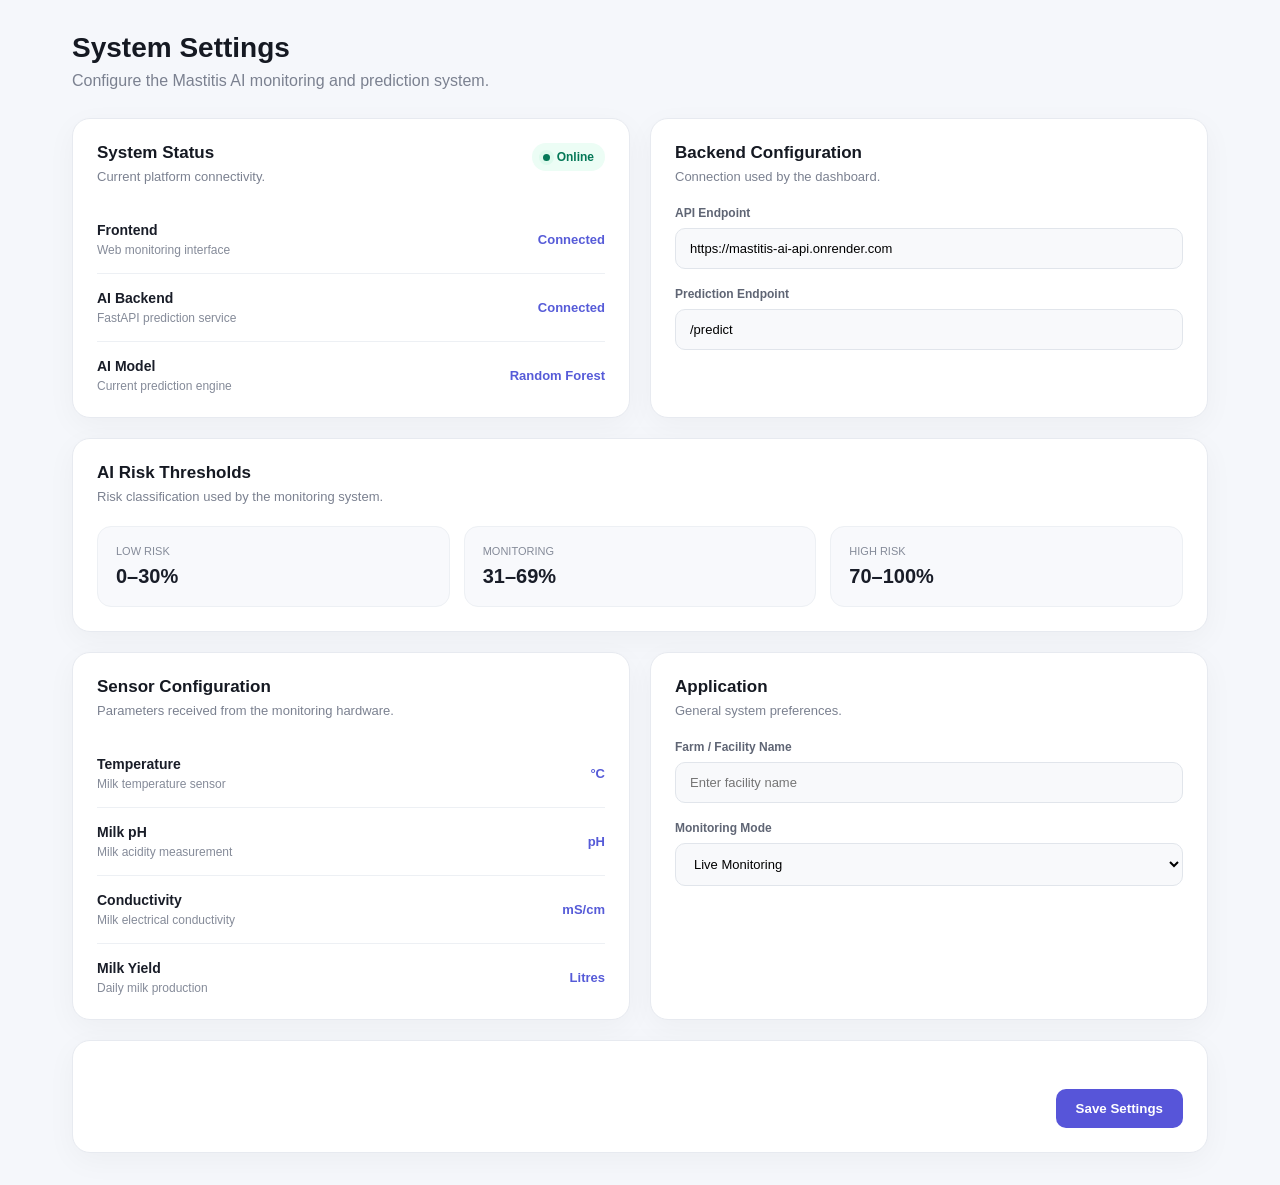
<file: frontend/settings.html>
<!DOCTYPE html>
<html lang="en">
<head>
    <meta charset="UTF-8">
    <meta name="viewport" content="width=device-width, initial-scale=1.0">

    <title>Mastitis AI — Settings</title>

    <link rel="stylesheet" href="css/style.css">

    <style>
        .settings-page {
            padding: 32px;
            max-width: 1200px;
            margin: auto;
        }

        .settings-header {
            margin-bottom: 28px;
        }

        .settings-header h1 {
            margin: 0;
            font-size: 28px;
        }

        .settings-header p {
            margin-top: 8px;
            color: #7b8190;
        }

        .settings-grid {
            display: grid;
            grid-template-columns: 1fr 1fr;
            gap: 20px;
        }

        .settings-card {
            background: #ffffff;
            border: 1px solid #e7eaf0;
            border-radius: 18px;
            padding: 24px;
            box-shadow: 0 8px 30px rgba(0,0,0,0.04);
        }

        .settings-card.full {
            grid-column: 1 / -1;
        }

        .settings-card-header {
            display: flex;
            justify-content: space-between;
            align-items: flex-start;
            margin-bottom: 22px;
        }

        .settings-card-header h2 {
            margin: 0;
            font-size: 17px;
        }

        .settings-card-header p {
            margin: 6px 0 0;
            color: #7b8190;
            font-size: 13px;
        }

        .setting-row {
            display: flex;
            justify-content: space-between;
            align-items: center;
            padding: 16px 0;
            border-bottom: 1px solid #edf0f4;
            gap: 20px;
        }

        .setting-row:last-child {
            border-bottom: none;
            padding-bottom: 0;
        }

        .setting-info strong {
            display: block;
            font-size: 14px;
            color: #191d28;
        }

        .setting-info span {
            display: block;
            margin-top: 5px;
            font-size: 12px;
            color: #858b99;
        }

        .setting-value {
            font-size: 13px;
            font-weight: 600;
            color: #565bd8;
        }

        .status-badge {
            display: inline-flex;
            align-items: center;
            gap: 7px;
            padding: 7px 11px;
            border-radius: 999px;
            font-size: 12px;
            font-weight: 700;
        }

        .status-badge.online {
            background: #ecfdf5;
            color: #047857;
        }

        .status-dot {
            width: 7px;
            height: 7px;
            border-radius: 50%;
            background: currentColor;
        }

        .field-group {
            margin-bottom: 18px;
        }

        .field-group:last-child {
            margin-bottom: 0;
        }

        .field-group label {
            display: block;
            margin-bottom: 8px;
            font-size: 12px;
            font-weight: 700;
            color: #5f6574;
        }

        .field-group input,
        .field-group select {
            width: 100%;
            box-sizing: border-box;
            padding: 12px 14px;
            border: 1px solid #e1e5eb;
            border-radius: 10px;
            background: #f8f9fb;
            font-size: 13px;
            outline: none;
        }

        .field-group input:focus,
        .field-group select:focus {
            border-color: #5755d9;
            background: #ffffff;
        }

        .threshold-grid {
            display: grid;
            grid-template-columns: repeat(3, 1fr);
            gap: 14px;
        }

        .threshold-box {
            padding: 18px;
            border-radius: 14px;
            background: #f8f9fc;
            border: 1px solid #edf0f4;
        }

        .threshold-box span {
            display: block;
            font-size: 11px;
            color: #858b99;
            margin-bottom: 8px;
        }

        .threshold-box strong {
            font-size: 20px;
            color: #191d28;
        }

        .save-area {
            display: flex;
            justify-content: flex-end;
            margin-top: 24px;
        }

        .save-button {
            border: none;
            border-radius: 10px;
            padding: 12px 20px;
            background: #5755d9;
            color: white;
            font-weight: 700;
            cursor: pointer;
        }

        .save-button:hover {
            opacity: 0.9;
        }

        .save-message {
            margin-right: 14px;
            align-self: center;
            font-size: 13px;
            color: #047857;
            display: none;
        }

        @media (max-width: 800px) {
            .settings-grid {
                grid-template-columns: 1fr;
            }

            .settings-card.full {
                grid-column: auto;
            }

            .threshold-grid {
                grid-template-columns: 1fr;
            }
        }
    </style>
</head>

<body>

<div class="settings-page">

    <div class="settings-header">
        <h1>System Settings</h1>
        <p>Configure the Mastitis AI monitoring and prediction system.</p>
    </div>


    <div class="settings-grid">


        <!-- SYSTEM STATUS -->

        <div class="settings-card">

            <div class="settings-card-header">
                <div>
                    <h2>System Status</h2>
                    <p>Current platform connectivity.</p>
                </div>

                <span class="status-badge online">
                    <span class="status-dot"></span>
                    Online
                </span>
            </div>

            <div class="setting-row">

                <div class="setting-info">
                    <strong>Frontend</strong>
                    <span>Web monitoring interface</span>
                </div>

                <div class="setting-value">
                    Connected
                </div>

            </div>

            <div class="setting-row">

                <div class="setting-info">
                    <strong>AI Backend</strong>
                    <span>FastAPI prediction service</span>
                </div>

                <div class="setting-value">
                    Connected
                </div>

            </div>

            <div class="setting-row">

                <div class="setting-info">
                    <strong>AI Model</strong>
                    <span>Current prediction engine</span>
                </div>

                <div class="setting-value">
                    Random Forest
                </div>

            </div>

        </div>


        <!-- API CONFIGURATION -->

        <div class="settings-card">

            <div class="settings-card-header">
                <div>
                    <h2>Backend Configuration</h2>
                    <p>Connection used by the dashboard.</p>
                </div>
            </div>

            <div class="field-group">

                <label>API Endpoint</label>

                <input
                    type="text"
                    id="apiEndpoint"
                    value="https://mastitis-ai-api.onrender.com"
                >

            </div>

            <div class="field-group">

                <label>Prediction Endpoint</label>

                <input
                    type="text"
                    value="/predict"
                    readonly
                >

            </div>

        </div>


        <!-- AI THRESHOLDS -->

        <div class="settings-card full">

            <div class="settings-card-header">

                <div>
                    <h2>AI Risk Thresholds</h2>
                    <p>Risk classification used by the monitoring system.</p>
                </div>

            </div>

            <div class="threshold-grid">

                <div class="threshold-box">

                    <span>LOW RISK</span>

                    <strong>0–30%</strong>

                </div>

                <div class="threshold-box">

                    <span>MONITORING</span>

                    <strong>31–69%</strong>

                </div>

                <div class="threshold-box">

                    <span>HIGH RISK</span>

                    <strong>70–100%</strong>

                </div>

            </div>

        </div>


        <!-- SENSOR CONFIGURATION -->

        <div class="settings-card">

            <div class="settings-card-header">

                <div>
                    <h2>Sensor Configuration</h2>
                    <p>Parameters received from the monitoring hardware.</p>
                </div>

            </div>

            <div class="setting-row">

                <div class="setting-info">
                    <strong>Temperature</strong>
                    <span>Milk temperature sensor</span>
                </div>

                <div class="setting-value">
                    °C
                </div>

            </div>

            <div class="setting-row">

                <div class="setting-info">
                    <strong>Milk pH</strong>
                    <span>Milk acidity measurement</span>
                </div>

                <div class="setting-value">
                    pH
                </div>

            </div>

            <div class="setting-row">

                <div class="setting-info">
                    <strong>Conductivity</strong>
                    <span>Milk electrical conductivity</span>
                </div>

                <div class="setting-value">
                    mS/cm
                </div>

            </div>

            <div class="setting-row">

                <div class="setting-info">
                    <strong>Milk Yield</strong>
                    <span>Daily milk production</span>
                </div>

                <div class="setting-value">
                    Litres
                </div>

            </div>

        </div>


        <!-- APPLICATION -->

        <div class="settings-card">

            <div class="settings-card-header">

                <div>
                    <h2>Application</h2>
                    <p>General system preferences.</p>
                </div>

            </div>

            <div class="field-group">

                <label>Farm / Facility Name</label>

                <input
                    type="text"
                    id="farmName"
                    placeholder="Enter facility name"
                >

            </div>

            <div class="field-group">

                <label>Monitoring Mode</label>

                <select id="monitoringMode">

                    <option value="live">
                        Live Monitoring
                    </option>

                    <option value="manual">
                        Manual Assessment
                    </option>

                </select>

            </div>

        </div>


        <!-- SAVE -->

        <div class="settings-card full">

            <div class="save-area">

                <span
                    id="saveMessage"
                    class="save-message">
                    Settings saved
                </span>

                <button
                    class="save-button"
                    onclick="saveSettings()">

                    Save Settings

                </button>

            </div>

        </div>


    </div>

</div>


<script>

function saveSettings() {

    const farmName =
        document.getElementById("farmName").value;

    const monitoringMode =
        document.getElementById("monitoringMode").value;

    const apiEndpoint =
        document.getElementById("apiEndpoint").value;


    localStorage.setItem(
        "mastitisFarmName",
        farmName
    );

    localStorage.setItem(
        "mastitisMonitoringMode",
        monitoringMode
    );

    localStorage.setItem(
        "mastitisApiEndpoint",
        apiEndpoint
    );


    const message =
        document.getElementById("saveMessage");

    message.style.display = "inline";

    setTimeout(() => {

        message.style.display = "none";

    }, 2500);

}


window.addEventListener("DOMContentLoaded", () => {

    const farmName =
        localStorage.getItem("mastitisFarmName");

    const monitoringMode =
        localStorage.getItem("mastitisMonitoringMode");

    const apiEndpoint =
        localStorage.getItem("mastitisApiEndpoint");


    if (farmName) {

        document.getElementById("farmName").value =
            farmName;

    }


    if (monitoringMode) {

        document.getElementById("monitoringMode").value =
            monitoringMode;

    }


    if (apiEndpoint) {

        document.getElementById("apiEndpoint").value =
            apiEndpoint;

    }

});

</script>

</body>
</html>
</file>
<file: dugdha-kavach/css/style.css>
/* =========================================================
   DUGDHA KAVACH
   PROFESSIONAL RESPONSIVE UI
   Mobile + Tablet + Desktop
   ========================================================= */


/* =========================================================
   DESIGN TOKENS
   ========================================================= */

:root {
    --mint: #35C994;
    --mint-dark: #20A978;
    --navy: #123B5D;
    --navy-2: #1B5278;
    --ink: #172B3A;
    --bg: #F2F7F5;
    --bg-soft: #F7FAF9;
    --card: #FFFFFF;
    --muted: #71808D;
    --muted-2: #9AA6AF;
    --line: #DDE8E4;

    --normal: #2FB67C;
    --monitor: #F3B63F;
    --attention: #E5484D;

    --shadow-sm:
        0 5px 18px rgba(18, 59, 93, .055);

    --shadow:
        0 12px 32px rgba(18, 59, 93, .075);

    --shadow-lg:
        0 24px 70px rgba(18, 59, 93, .13);

    --radius: 18px;
    --radius-lg: 24px;

    --nav-height: 74px;
    --sidebar-width: 224px;
}


/* =========================================================
   RESET
   ========================================================= */

*,
*::before,
*::after {
    box-sizing: border-box;
    margin: 0;
    padding: 0;
}


html {
    min-height: 100%;
    scroll-behavior: smooth;
}


body {
    min-height: 100vh;

    font-family:
        Inter,
        ui-sans-serif,
        system-ui,
        -apple-system,
        BlinkMacSystemFont,
        "Segoe UI",
        sans-serif;

    background:
        radial-gradient(
            circle at 10% 10%,
            rgba(53, 201, 148, .10),
            transparent 30%
        ),
        #E5EEEA;

    color: var(--ink);

    -webkit-font-smoothing: antialiased;
    text-rendering: optimizeLegibility;
}


button,
input,
select,
textarea {
    font: inherit;
}


button {
    border: 0;
    cursor: pointer;
}


button,
a {
    -webkit-tap-highlight-color: transparent;
}


button:focus-visible,
a:focus-visible,
input:focus-visible,
select:focus-visible,
textarea:focus-visible {
    outline:
        3px solid rgba(53, 201, 148, .30);

    outline-offset: 3px;
}


a {
    color: inherit;
}


img,
video,
canvas {
    max-width: 100%;
}


/* =========================================================
   APP ROOT
   ========================================================= */

#app {
    min-height: 100vh;
}


.app-shell {
    min-height: 100vh;

    display: flex;
    justify-content: center;
    align-items: flex-start;
}


/* =========================================================
   MAIN APP FRAME
   ========================================================= */

.phone {
    width: min(100%, 430px);
    min-height: 100vh;

    background: var(--bg);

    position: relative;

    overflow-x: hidden;

    box-shadow:
        0 0 50px rgba(18, 59, 93, .14);
}


/* =========================================================
   STATUS BAR
   ========================================================= */

.statusbar {
    height: 30px;

    padding:
        7px 18px 0;

    display: flex;
    align-items: center;
    justify-content: space-between;

    color: #62727E;

    font-size: 12px;
    font-weight: 800;
}


.statusbar .right {
    display: flex;
    align-items: center;
    gap: 7px;

    color: var(--mint-dark);
}


/* =========================================================
   MAIN SCREEN
   ========================================================= */

.screen {
    min-height:
        calc(100vh - 30px);

    padding:
        18px 20px 110px;

    animation:
        fadeIn .22s ease;
}


@keyframes fadeIn {

    from {
        opacity: .45;
        transform: translateY(4px);
    }

    to {
        opacity: 1;
        transform: none;
    }

}


/* =========================================================
   TOP BRAND
   ========================================================= */

.topline {
    display: flex;

    align-items: center;
    justify-content: space-between;

    gap: 16px;

    margin-bottom: 22px;
}


.brand-mark {
    display: flex;
    align-items: center;

    gap: 10px;

    color: var(--navy);

    font-weight: 900;

    letter-spacing: .08em;
}


.mark {
    width: 40px;
    height: 40px;

    border-radius: 13px;

    display: grid;
    place-items: center;

    background:
        linear-gradient(
            145deg,
            var(--navy),
            var(--navy-2)
        );

    color: white;

    font-size: 20px;

    box-shadow:
        0 8px 20px rgba(18, 59, 93, .16);
}


.wordmark {
    line-height: 1;
}


.wordmark small {
    display: block;

    margin-top: 5px;

    font-size: 9px;

    letter-spacing: .24em;

    color: var(--mint-dark);
}


.back {
    width: 40px;
    height: 40px;

    border-radius: 13px;

    background: white;

    border:
        1px solid var(--line);

    color: var(--navy);

    font-size: 20px;

    box-shadow: var(--shadow-sm);

    transition:
        transform .18s ease,
        box-shadow .18s ease;
}


.back:hover {
    transform: translateY(-1px);

    box-shadow: var(--shadow);
}


/* =========================================================
   TYPOGRAPHY
   ========================================================= */

.title {
    font-size: 25px;

    line-height: 1.15;

    font-weight: 900;

    color: var(--navy);

    letter-spacing: -.02em;
}


.subtitle {
    color: var(--muted);

    font-size: 14px;

    line-height: 1.6;

    margin-top: 8px;
}


.kicker {
    margin-bottom: 8px;

    color: var(--mint-dark);

    font-size: 10px;

    line-height: 1;

    letter-spacing: .16em;

    text-transform: uppercase;

    font-weight: 900;
}


/* =========================================================
   GENERIC CARDS
   ========================================================= */

.card {
    background: var(--card);

    border:
        1px solid var(--line);

    border-radius:
        var(--radius);

    box-shadow:
        var(--shadow-sm);

    transition:
        transform .18s ease,
        box-shadow .18s ease,
        border-color .18s ease;
}


.pad {
    padding: 19px;
}


.stack {
    display: grid;

    gap: 13px;
}


@media (hover: hover) {

    .card:hover {
        transform: translateY(-1px);

        box-shadow:
            var(--shadow);

        border-color:
            #D3E2DD;
    }

}


/* =========================================================
   BUTTONS
   ========================================================= */

.btn {
    width: 100%;

    min-height: 50px;

    padding:
        13px 18px;

    border-radius: 14px;

    display: flex;

    align-items: center;
    justify-content: center;

    gap: 8px;

    font-weight: 800;

    transition:
        transform .16s ease,
        box-shadow .16s ease,
        background .16s ease,
        opacity .16s ease;
}


.btn:active {
    transform: scale(.985);
}


.btn-primary {
    color: white;

    background:
        linear-gradient(
            135deg,
            var(--navy),
            var(--navy-2)
        );

    box-shadow:
        0 8px 20px rgba(18, 59, 93, .14);
}


.btn-primary:hover {
    box-shadow:
        0 12px 28px rgba(18, 59, 93, .20);
}


.btn-mint {
    color: var(--navy);

    background:
        linear-gradient(
            135deg,
            #42D8A4,
            #30C591
        );
}


.btn-secondary {
    color: var(--navy);

    background: white;

    border:
        1px solid var(--line);

    box-shadow:
        0 4px 12px rgba(18, 59, 93, .04);
}


.btn-secondary:hover {
    background: #F7FBF9;

    border-color:
        #C8DCD5;
}


.btn-danger {
    color: var(--attention);

    background: #FFF0F1;

    border:
        1px solid #F8D5D7;
}


/* =========================================================
   SPLASH
   ========================================================= */

.splash {
    min-height: 100vh;

    display: flex;

    flex-direction: column;

    align-items: center;

    justify-content: center;

    text-align: center;

    padding: 30px;
}


.splash-logo {
    width: 88px;
    height: 88px;

    display: grid;
    place-items: center;

    border-radius: 27px;

    color: white;

    background:
        linear-gradient(
            145deg,
            var(--navy),
            var(--navy-2)
        );

    font-size: 40px;

    margin-bottom: 26px;

    box-shadow:
        0 20px 42px rgba(18, 59, 93, .18);
}


.splash h1 {
    color: var(--navy);

    font-size: 35px;

    line-height: 1.1;

    font-weight: 900;

    letter-spacing: -.035em;

    margin-bottom: 9px;
}


.splash p {
    max-width: 310px;

    color: var(--muted);

    line-height: 1.65;

    margin-bottom: 29px;
}


.splash .btn {
    max-width: 320px;
}


/* =========================================================
   HERO
   ========================================================= */

.hero {
    position: relative;

    overflow: hidden;

    padding: 23px;

    border-radius: 23px;

    color: white;

    background:
        radial-gradient(
            circle at 90% 10%,
            rgba(53, 201, 148, .26),
            transparent 35%
        ),
        linear-gradient(
            135deg,
            #123B5D,
            #205E82
        );

    margin-bottom: 17px;

    box-shadow:
        0 18px 40px rgba(18, 59, 93, .16);
}


.hero::after {
    content: "";

    position: absolute;

    width: 130px;
    height: 130px;

    right: -50px;
    bottom: -55px;

    border-radius: 50%;

    background:
        rgba(255,255,255,.06);
}


.hero h1 {
    position: relative;
    z-index: 1;

    font-size: 29px;

    line-height: 1.12;

    letter-spacing: -.025em;

    margin-bottom: 8px;
}


.hero p {
    position: relative;
    z-index: 1;

    color:
        rgba(255,255,255,.78);

    font-size: 14px;

    line-height: 1.55;
}


.hero .kicker {
    position: relative;
    z-index: 1;

    color: #75E2BA;
}


/* =========================================================
   STATS
   ========================================================= */

.stats {
    display: grid;

    grid-template-columns:
        repeat(2, minmax(0, 1fr));

    gap: 12px;

    margin-bottom: 18px;
}


.stat {
    min-width: 0;

    padding: 17px;

    background: white;

    border:
        1px solid var(--line);

    border-radius: 17px;

    box-shadow:
        0 5px 18px rgba(18, 59, 93, .04);

    position: relative;

    overflow: hidden;
}


.stat::after {
    content: "";

    position: absolute;

    width: 44px;
    height: 44px;

    right: -20px;
    top: -20px;

    border-radius: 50%;

    background:
        rgba(53, 201, 148, .08);
}


.stat small {
    display: block;

    color: var(--muted);

    font-size: 10px;

    font-weight: 900;

    text-transform: uppercase;

    letter-spacing: .09em;

    margin-bottom: 8px;
}


.stat strong {
    display: block;

    color: var(--navy);

    font-size: 28px;

    line-height: 1;

    font-weight: 900;
}


.stat.green strong {
    color: var(--normal);
}


.stat.yellow strong {
    color: var(--monitor);
}


.stat.red strong {
    color: var(--attention);
}


/* =========================================================
   SECTIONS
   ========================================================= */

.section {
    margin-bottom: 19px;
}


.section-heading {
    display: flex;

    align-items: center;
    justify-content: space-between;

    gap: 12px;

    margin-bottom: 11px;
}


.section-heading h2 {
    color: var(--navy);

    font-size: 18px;

    font-weight: 900;

    letter-spacing: -.01em;
}


.section-heading button {
    background: transparent;

    color: var(--mint-dark);

    font-size: 12px;

    font-weight: 900;

    white-space: nowrap;
}


.section-heading button:hover {
    color: var(--navy);
}


/* =========================================================
   HERD RISK
   ========================================================= */

.risk-card {
    padding: 21px;
}


.risk-number {
    margin:
        9px 0 4px;

    color: var(--attention);

    font-size: 43px;

    line-height: 1;

    font-weight: 900;

    letter-spacing: -.04em;
}


.progress {
    height: 9px;

    overflow: hidden;

    border-radius: 999px;

    background: #E8EFEC;

    margin-top: 15px;
}


.progress span {
    display: block;

    height: 100%;

    border-radius: inherit;

    background:
        linear-gradient(
            90deg,
            #F1A33D,
            var(--attention)
        );
}


/* =========================================================
   ANIMALS
   ========================================================= */

.animal {
    padding: 16px;

    display: flex;

    align-items: center;
    justify-content: space-between;

    gap: 13px;

    background: white;

    border:
        1px solid var(--line);

    border-radius: 17px;

    box-shadow:
        0 4px 15px rgba(18, 59, 93, .035);

    transition:
        transform .17s ease,
        box-shadow .17s ease;
}


.animal:hover {
    transform: translateY(-1px);

    box-shadow:
        var(--shadow-sm);
}


.animal-left {
    min-width: 0;

    display: flex;

    align-items: center;

    gap: 12px;
}


.animal-avatar {
    width: 49px;
    height: 49px;

    flex: 0 0 49px;

    display: grid;
    place-items: center;

    border-radius: 15px;

    background:
        linear-gradient(
            145deg,
            #E7F8F1,
            #DDF2EA
        );

    font-size: 23px;
}


.animal-name {
    margin-bottom: 3px;

    color: var(--navy);

    font-weight: 900;
}


.animal-meta {
    color: var(--muted);

    font-size: 12px;
}


.badge {
    display: inline-flex;

    align-items: center;
    justify-content: center;

    padding:
        6px 10px;

    border-radius: 999px;

    font-size: 10px;

    font-weight: 900;

    white-space: nowrap;
}


.badge-normal {
    color: #228A60;

    background: #E8F8F1;

    border:
        1px solid #D4F0E3;
}


.badge-monitor {
    color: #A87512;

    background: #FFF5DC;

    border:
        1px solid #F7E7BB;
}


.badge-attention {
    color: #C9343B;

    background: #FFE9EA;

    border:
        1px solid #F7D5D7;
}


/* =========================================================
   INPUTS
   ========================================================= */

.field {
    display: grid;

    gap: 7px;
}


.field label {
    color: var(--navy);

    font-size: 12px;

    font-weight: 900;
}


.field input,
.field select,
.field textarea {
    width: 100%;

    padding:
        13px 14px;

    color: var(--ink);

    background: white;

    border:
        1px solid var(--line);

    border-radius: 13px;

    outline: none;

    transition:
        border-color .18s ease,
        box-shadow .18s ease;
}


.field input::placeholder,
.field textarea::placeholder {
    color: #AAB4BA;
}


.field input:focus,
.field select:focus,
.field textarea:focus {
    border-color:
        var(--mint);

    box-shadow:
        0 0 0 4px rgba(53, 201, 148, .10);
}


.field textarea {
    min-height: 100px;

    resize: vertical;
}


/* =========================================================
   METRICS
   ========================================================= */

.metric-grid {
    display: grid;

    grid-template-columns:
        repeat(2, minmax(0, 1fr));

    gap: 10px;
}


.metric {
    padding: 15px;

    background:
        #F7FAF8;

    border:
        1px solid #E5EEEA;

    border-radius: 14px;
}


.metric small {
    display: block;

    color: var(--muted);

    font-size: 11px;

    margin-bottom: 6px;
}


.metric strong {
    color: var(--navy);

    font-size: 20px;

    font-weight: 900;
}


/* =========================================================
   DASHBOARD GRID
   ========================================================= */

.dashboard-grid {
    display: grid;

    gap: 14px;
}


/* =========================================================
   CAMERA
   ========================================================= */

.camera-box {
    height: 300px;

    position: relative;

    overflow: hidden;

    display: grid;

    place-items: center;

    text-align: center;

    color: white;

    background:
        linear-gradient(
            145deg,
            #173F61,
            #0D273E
        );

    border-radius: 22px;

    box-shadow:
        0 14px 34px rgba(18, 59, 93, .13);
}


.camera-box video {
    width: 100%;
    height: 100%;

    display: block;

    object-fit: cover;
}


.camera-placeholder {
    display: grid;

    place-items: center;

    gap: 10px;
}


.camera-icon {
    width: 66px;
    height: 66px;

    display: grid;
    place-items: center;

    border-radius: 20px;

    background:
        rgba(255,255,255,.11);

    border:
        1px solid rgba(255,255,255,.12);

    font-size: 29px;
}


/* Existing camera workspace */

.camera-workspace {
    min-height: 300px;

    height: 300px;

    overflow: hidden;

    border-radius: 22px;

    background: #0E263D;
}


.camera-workspace video {
    width: 100%;
    height: 100%;

    display: block;

    object-fit: cover;

    background: #0E263D;
}


.camera-placeholder span {
    color:
        rgba(255,255,255,.72);

    font-size: 12px;
}


.camera-controls {
    display: grid;

    grid-template-columns:
        repeat(2, minmax(0, 1fr));

    gap: 10px;
}


.camera-controls .btn {
    min-height: 52px;
}


.camera-launch-card {
    background:
        linear-gradient(
            135deg,
            #FFFFFF,
            #F2FBF7
        );
}


.recording-actions {
    display: grid;

    grid-template-columns:
        repeat(2, minmax(0, 1fr));

    gap: 10px;

    margin-top: 14px;
}


.recording-download {
    display: inline-flex;

    margin-top: 10px;

    text-decoration: none;
}


.section-small {
    margin-top: 12px;
}


.hidden {
    display: none !important;
}


/* =========================================================
   ALERTS
   ========================================================= */

.alert {
    padding: 16px;

    display: flex;

    gap: 12px;

    border-radius: 16px;

    border: 1px solid transparent;
}


.alert strong {
    display: block;

    margin-bottom: 4px;
}


.alert p {
    font-size: 12px;

    line-height: 1.55;
}


.alert.attention {
    color: #B92F37;

    background: #FFF0F0;

    border-color: #F8D7D9;
}


.alert.monitor {
    color: #9B711D;

    background: #FFF8E7;

    border-color: #F5E5B9;
}


.alert.normal {
    color: #228A60;

    background: #EAF8F2;

    border-color: #D4EFE3;
}


/* =========================================================
   EMPTY STATE
   ========================================================= */

.empty {
    padding: 38px 20px;

    text-align: center;

    color: var(--muted);
}


.empty-icon {
    margin-bottom: 10px;

    color: var(--normal);

    font-size: 35px;
}


/* =========================================================
   BOTTOM NAVIGATION — MOBILE
   ========================================================= */

.bottom-nav {
    position: fixed;

    left: 50%;
    bottom: 0;

    transform:
        translateX(-50%);

    width:
        min(430px, 100%);

    height:
        var(--nav-height);

    display: grid;

    grid-template-columns:
        repeat(4, minmax(0, 1fr));

    background:
        rgba(255,255,255,.96);

    backdrop-filter:
        blur(18px);

    -webkit-backdrop-filter:
        blur(18px);

    border-top:
        1px solid var(--line);

    box-shadow:
        0 -10px 30px rgba(18,59,93,.07);

    z-index: 1000;

    padding:
        5px 5px
        env(safe-area-inset-bottom);
}


.bottom-nav button {
    min-width: 0;

    min-height: 62px;

    display: flex;

    flex-direction: column;

    align-items: center;

    justify-content: center;

    gap: 4px;

    color: #82909B;

    background: transparent;

    border-radius: 13px;

    font-size: 10px;

    font-weight: 800;

    transition:
        color .18s ease,
        background .18s ease,
        transform .18s ease;
}


.bottom-nav button:hover {
    color: var(--navy);

    background: #F4F9F7;
}


.bottom-nav button.active {
    color: var(--mint-dark);

    background:
        #EDF9F4;
}


.bottom-icon {
    font-size: 20px;

    line-height: 1;
}


.bottom-nav button.active .bottom-icon {
    transform: translateY(-1px);
}


/* =========================================================
   TOAST
   ========================================================= */

#toast-root {
    position: fixed;

    left: 50%;
    bottom: 88px;

    transform:
        translateX(-50%);

    z-index: 9999;

    width:
        min(380px, calc(100% - 30px));

    pointer-events: none;
}


.toast {
    padding:
        13px 16px;

    color: white;

    background: var(--navy);

    border-radius: 13px;

    font-size: 13px;

    font-weight: 700;

    box-shadow:
        0 15px 35px rgba(0,0,0,.20);

    animation:
        toastIn .2s ease;
}


@keyframes toastIn {

    from {
        opacity: 0;
        transform:
            translateY(10px);
    }

    to {
        opacity: 1;
        transform:
            translateY(0);
    }

}


/* =========================================================
   TABLET
   ========================================================= */

@media (min-width: 600px) and (max-width: 899px) {

    .phone {
        width: min(100%, 700px);

        margin: 18px auto;

        min-height:
            calc(100vh - 36px);

        border-radius: 26px;

        overflow: hidden;

        box-shadow:
            var(--shadow-lg);
    }


    .screen {
        padding:
            25px 28px 112px;
    }


    .stats {
        grid-template-columns:
            repeat(4, minmax(0, 1fr));
    }


    .hero h1 {
        font-size: 34px;
    }


    .metric-grid {
        grid-template-columns:
            repeat(4, minmax(0, 1fr));
    }


    .camera-workspace,
    .camera-box {
        height: 390px;
    }

}


/* =========================================================
   DESKTOP — PROFESSIONAL APPLICATION MODE
   ========================================================= */

@media (min-width: 900px) {

    body {
        padding: 24px;

        background:
            radial-gradient(
                circle at 8% 10%,
                rgba(53,201,148,.12),
                transparent 28%
            ),
            radial-gradient(
                circle at 92% 90%,
                rgba(18,59,93,.09),
                transparent 30%
            ),
            #E4ECE9;
    }


    .app-shell {
        width: 100%;

        min-height:
            calc(100vh - 48px);

        align-items: stretch;
    }


    /*
       The old app was a 430px phone on desktop.
       Convert it into a real desktop application.
    */

    .phone {
        width: min(1280px, 100%);

        min-height:
            calc(100vh - 48px);

        margin: 0 auto;

        border-radius: 28px;

        overflow: hidden;

        background: var(--bg);

        box-shadow:
            0 30px 90px rgba(18,59,93,.16);
    }


    /* -----------------------------------------------------
       Desktop status/header
       ----------------------------------------------------- */

    .statusbar {
        height: 54px;

        padding:
            0 30px 0
            calc(var(--sidebar-width) + 30px);

        background:
            rgba(255,255,255,.88);

        border-bottom:
            1px solid var(--line);

        color: #657580;
    }


    /* -----------------------------------------------------
       Desktop content
       ----------------------------------------------------- */

    .screen {
        min-height:
            calc(100vh - 102px);

        margin-left:
            var(--sidebar-width);

        padding:
            34px 42px 44px;

        overflow-y: auto;

        background:
            linear-gradient(
                180deg,
                #F6FAF8 0%,
                #F2F7F5 100%
            );
    }


    .topline {
        margin-bottom: 26px;
    }


    .title {
        font-size: 31px;
    }


    .subtitle {
        font-size: 14px;
    }


    /* -----------------------------------------------------
       Desktop hero
       ----------------------------------------------------- */

    .hero {
        padding: 30px 32px;

        min-height: 190px;

        display: flex;

        flex-direction: column;

        justify-content: center;

        border-radius: 25px;
    }


    .hero h1 {
        max-width: 720px;

        font-size: 42px;

        letter-spacing: -.04em;
    }


    .hero p {
        max-width: 620px;

        font-size: 15px;
    }


    /* -----------------------------------------------------
       Desktop stats
       ----------------------------------------------------- */

    .stats {
        grid-template-columns:
            repeat(4, minmax(0, 1fr));

        gap: 16px;
    }


    .stat {
        min-height: 126px;

        padding: 21px;

        border-radius: 20px;
    }


    .stat small {
        font-size: 10px;
    }


    .stat strong {
        font-size: 34px;
    }


    /* -----------------------------------------------------
       Desktop sections
       ----------------------------------------------------- */

    .section {
        margin-bottom: 24px;
    }


    .section-heading h2 {
        font-size: 21px;
    }


    /* -----------------------------------------------------
       Desktop risk
       ----------------------------------------------------- */

    .risk-card {
        padding: 26px;

        min-height: 190px;
    }


    .risk-number {
        font-size: 54px;
    }


    /* -----------------------------------------------------
       Desktop metrics
       ----------------------------------------------------- */

    .metric-grid {
        grid-template-columns:
            repeat(4, minmax(0, 1fr));

        gap: 14px;
    }


    .metric {
        min-height: 90px;

        padding: 17px;
    }


    /* -----------------------------------------------------
       Desktop animal
       ----------------------------------------------------- */

    .animal {
        padding: 18px 20px;

        min-height: 78px;

        border-radius: 18px;
    }


    .animal-avatar {
        width: 52px;
        height: 52px;

        flex-basis: 52px;
    }


    /* -----------------------------------------------------
       Desktop camera
       ----------------------------------------------------- */

    .camera-workspace,
    .camera-box {
        height: 430px;

        border-radius: 24px;
    }


    .camera-controls,
    .recording-actions {
        grid-template-columns:
            repeat(2, minmax(0, 1fr));

        gap: 13px;
    }


    /* -----------------------------------------------------
       DESKTOP SIDEBAR NAVIGATION
       ----------------------------------------------------- */

    .bottom-nav {

        position: absolute;

        left: 0;
        top: 0;
        bottom: 0;

        transform: none;

        width:
            var(--sidebar-width);

        height: auto;

        padding:
            82px 14px 22px;

        display: flex;

        flex-direction: column;

        align-items: stretch;

        justify-content: flex-start;

        gap: 8px;

        background:
            #FFFFFF;

        border-top: 0;

        border-right:
            1px solid var(--line);

        box-shadow:
            8px 0 30px rgba(18,59,93,.045);

        backdrop-filter: none;

        z-index: 1000;
    }


    .bottom-nav::before {

        content:
            "DUGDHA KAVACH";

        display: block;

        padding:
            0 13px 24px;

        color: var(--navy);

        font-size: 12px;

        font-weight: 900;

        letter-spacing: .13em;
    }


    .bottom-nav button {

        width: 100%;

        min-height: 50px;

        padding:
            11px 13px;

        display: flex;

        flex-direction: row;

        justify-content: flex-start;

        align-items: center;

        gap: 12px;

        border-radius: 13px;

        color: #71808D;

        font-size: 12px;

        text-align: left;
    }


    .bottom-nav button:hover {

        color: var(--navy);

        background:
            #F3F8F6;
    }


    .bottom-nav button.active {

        color: var(--navy);

        background:
            linear-gradient(
                90deg,
                #E9F8F2,
                #F5FBF9
            );

        box-shadow:
            inset 3px 0 0 var(--mint);
    }


    .bottom-icon {

        width: 28px;

        flex: 0 0 28px;

        display: grid;

        place-items: center;

        font-size: 19px;
    }


    .bottom-nav button.active .bottom-icon {

        color:
            var(--mint-dark);
    }


    /* -----------------------------------------------------
       Desktop toast
       ----------------------------------------------------- */

    #toast-root {

        left:
            calc(
                50% +
                var(--sidebar-width) / 2
            );

        bottom: 30px;
    }

}


/* =========================================================
   LARGE DESKTOP
   ========================================================= */

@media (min-width: 1200px) {

    .screen {
        padding-left: 52px;
        padding-right: 52px;
    }


    .hero {
        min-height: 205px;
    }


    .hero h1 {
        font-size: 46px;
    }


    .dashboard-grid {
        grid-template-columns:
            repeat(2, minmax(0, 1fr));
    }

}


/* =========================================================
   MOBILE
   ========================================================= */

@media (max-width: 599px) {

    .phone {
        width: 100%;

        min-height: 100vh;

        border-radius: 0;

        box-shadow: none;
    }


    .screen {
        width: 100%;

        padding:
            17px 17px
            calc(
                var(--nav-height) + 28px
            );
    }


    .topline {
        margin-bottom: 19px;
    }


    .title {
        font-size: 24px;
    }


    .hero {
        padding: 21px;

        border-radius: 21px;
    }


    .hero h1 {
        font-size: 27px;
    }


    .stats {
        grid-template-columns:
            repeat(2, minmax(0, 1fr));

        gap: 10px;
    }


    .stat {
        padding: 15px;
    }


    .stat strong {
        font-size: 26px;
    }


    .bottom-nav {
        padding-bottom:
            env(safe-area-inset-bottom);
    }


    /*
       Critical fix:
       content can never disappear behind the
       fixed navigation.
    */

    .screen > :last-child {
        margin-bottom: 6px;
    }

}


/* =========================================================
   SMALL PHONES
   ========================================================= */

@media (max-width: 380px) {

    .screen {
        padding-left: 14px;
        padding-right: 14px;

        padding-bottom:
            calc(
                var(--nav-height) + 24px
            );
    }


    .title {
        font-size: 21px;
    }


    .hero h1 {
        font-size: 25px;
    }


    .bottom-nav button {
        font-size: 9px;
    }


    .bottom-icon {
        font-size: 18px;
    }


    .camera-controls,
    .recording-actions {
        grid-template-columns: 1fr;
    }

}


/* =========================================================
   VERY SMALL PHONES
   ========================================================= */

@media (max-width: 340px) {

    .screen {
        padding-left: 12px;
        padding-right: 12px;
    }


    .stats {
        gap: 8px;
    }


    .stat {
        padding: 13px;
    }


    .stat strong {
        font-size: 23px;
    }


    .bottom-nav button {
        font-size: 8px;
    }


    .bottom-icon {
        font-size: 16px;
    }

}


/* =========================================================
   REDUCE MOTION
   ========================================================= */

@media (prefers-reduced-motion: reduce) {

    *,
    *::before,
    *::after {

        scroll-behavior: auto !important;

        animation-duration:
            .01ms !important;

        transition-duration:
            .01ms !important;
    }

}




/* =========================================================
   DUGDHA KAVACH — DEMO AUTHENTICATION
   ========================================================= */

.auth-page {
    min-height: 100vh;
    margin: 0;
    display: flex;
    align-items: center;
    justify-content: center;
    padding: 32px 20px;
    box-sizing: border-box;

    background:
        radial-gradient(
            circle at 15% 20%,
            rgba(40, 190, 145, 0.10),
            transparent 32%
        ),
        radial-gradient(
            circle at 85% 80%,
            rgba(23, 72, 108, 0.10),
            transparent 32%
        ),
        #f3f7f5;

    color: #0f172a;
}

.auth-shell {
    width: min(100%, 460px);
    display: flex;
    flex-direction: column;
    align-items: stretch;
    gap: 24px;
}

.auth-brand {
    display: flex;
    align-items: center;
    justify-content: center;
    gap: 13px;
    margin-bottom: 4px;
}

.auth-logo {
    width: 52px;
    height: 52px;

    display: flex;
    align-items: center;
    justify-content: center;

    border-radius: 16px;

    background: #123f61;
    color: white;

    font-size: 25px;

    box-shadow:
        0 12px 28px rgba(18, 63, 97, 0.18);
}

.auth-brand-name {
    font-size: 17px;
    font-weight: 800;
    letter-spacing: 2.5px;
    color: #123f61;
}

.auth-brand-sub {
    margin-top: 3px;
    font-size: 10px;
    font-weight: 800;
    letter-spacing: 3px;
    color: #12a879;
}

.auth-card {
    background: rgba(255, 255, 255, 0.94);

    border: 1px solid rgba(218, 229, 226, 0.95);

    border-radius: 28px;

    padding: 38px;

    box-shadow:
        0 24px 70px rgba(25, 58, 73, 0.10);

    backdrop-filter: blur(16px);
}

.auth-eyebrow {
    display: flex;
    align-items: center;
    gap: 8px;

    margin-bottom: 14px;

    color: #0aa879;

    font-size: 11px;
    font-weight: 800;
    letter-spacing: 2px;
}

.auth-eyebrow span {
    width: 7px;
    height: 7px;
    border-radius: 50%;
    background: #12b886;
}

.auth-card h1 {
    margin: 0;

    font-size: clamp(32px, 7vw, 44px);
    line-height: 1.05;
    letter-spacing: -1.5px;

    color: #102b45;
}

.auth-description {
    margin: 14px 0 30px;

    color: #6c8194;

    font-size: 15px;
    line-height: 1.65;
}

.auth-card form {
    display: flex;
    flex-direction: column;
}

.auth-card label {
    margin-bottom: 8px;

    font-size: 12px;
    font-weight: 750;
    color: #40576a;
}

.phone-input {
    display: flex;
    align-items: center;

    height: 56px;

    margin-bottom: 18px;

    border: 1px solid #d9e4e2;
    border-radius: 14px;

    background: #f9fbfa;

    overflow: hidden;

    transition: 0.2s ease;
}

.phone-input:focus-within {
    border-color: #16ad80;
    box-shadow: 0 0 0 4px rgba(22, 173, 128, 0.10);
}

.phone-input > span {
    padding: 0 16px;

    color: #5d7284;
    font-weight: 700;

    border-right: 1px solid #dce6e3;
}

.phone-input input {
    flex: 1;

    height: 100%;

    padding: 0 16px;

    border: 0;
    outline: 0;

    background: transparent;

    font-size: 16px;
    color: #132c43;
}

.auth-field,
.otp-input {
    width: 100%;
    height: 56px;

    box-sizing: border-box;

    margin-bottom: 18px;

    padding: 0 16px;

    border: 1px solid #d9e4e2;
    border-radius: 14px;

    outline: none;

    background: #f9fbfa;

    color: #132c43;

    font-size: 15px;

    transition: 0.2s ease;
}

.auth-field:focus,
.otp-input:focus {
    border-color: #16ad80;

    box-shadow:
        0 0 0 4px rgba(22, 173, 128, 0.10);
}

.otp-input {
    text-align: center;

    font-size: 25px;
    font-weight: 800;

    letter-spacing: 9px;
}

.auth-button {
    width: 100%;
    height: 56px;

    display: flex;
    align-items: center;
    justify-content: center;
    gap: 12px;

    margin-top: 5px;

    border: 0;
    border-radius: 14px;

    background: #123f61;
    color: white;

    font-size: 15px;
    font-weight: 750;

    cursor: pointer;

    box-shadow:
        0 12px 24px rgba(18, 63, 97, 0.20);

    transition:
        transform 0.2s ease,
        box-shadow 0.2s ease,
        background 0.2s ease;
}

.auth-button:hover {
    background: #0e3452;

    transform: translateY(-2px);

    box-shadow:
        0 16px 30px rgba(18, 63, 97, 0.25);
}

.auth-button:active {
    transform: translateY(0);
}

.auth-button span {
    font-size: 19px;
}

.auth-divider {
    display: flex;
    align-items: center;
    gap: 12px;

    margin: 26px 0 14px;

    color: #9aabb6;

    font-size: 9px;
    font-weight: 800;
    letter-spacing: 1.5px;
}

.auth-divider::before,
.auth-divider::after {
    content: "";
    height: 1px;
    flex: 1;
    background: #e5ecea;
}

.auth-note {
    margin: 0;

    text-align: center;

    color: #94a4af;

    font-size: 11px;
    line-height: 1.6;
}

.demo-code {
    margin: -4px 0 14px;

    text-align: center;

    color: #7d8f9c;

    font-size: 12px;
}

.demo-code strong {
    color: #123f61;
    letter-spacing: 2px;
}

.auth-back {
    display: block;

    margin: 20px auto 0;

    border: 0;
    background: transparent;

    color: #708493;

    font-size: 12px;
    font-weight: 700;

    cursor: pointer;
}

.auth-back:hover {
    color: #123f61;
}

.auth-footer {
    text-align: center;

    color: #879aa6;

    font-size: 11px;
}

.auth-footer span {
    color: #12ad7d;
}

@media (max-width: 520px) {

    .auth-page {
        padding: 20px 14px;
        align-items: center;
    }

    .auth-card {
        padding: 28px 22px;
        border-radius: 24px;
    }

    .auth-card h1 {
        font-size: 34px;
    }

    .auth-description {
        font-size: 14px;
    }
}

@media (max-height: 700px) {

    .auth-page {
        align-items: flex-start;
        padding-top: 24px;
    }

    .auth-card {
        padding: 26px;
    }
}
</file>
<file: frontend/css/style.css>
/* ========================================
   COW DETAIL MODAL
======================================== */

#cowDetailModal {
    position: fixed;
    inset: 0;
    z-index: 9999;
}

.cow-modal-backdrop {
    position: absolute;
    inset: 0;
    background: rgba(10, 12, 20, 0.55);
    backdrop-filter: blur(8px);
}

.cow-modal {
    position: absolute;

    top: 50%;
    left: 50%;

    transform: translate(-50%, -50%);

    width: min(720px, 92vw);
    max-height: 88vh;

    overflow-y: auto;

    background: #ffffff;

    border-radius: 24px;

    padding: 32px;

    box-shadow:
        0 30px 80px rgba(0,0,0,0.25);
}

.cow-modal-header {
    display: flex;
    justify-content: space-between;
    align-items: flex-start;

    margin-bottom: 25px;
}

.cow-detail-label {
    font-size: 11px;
    font-weight: 700;
    letter-spacing: 1.5px;
    color: #7b8191;
}

.cow-modal h2 {
    margin: 5px 0 10px;
    font-size: 32px;
    color: #161923;
}

.cow-status {
    display: inline-block;

    padding: 7px 12px;

    border-radius: 999px;

    background: #fff0f1;
    color: #d82f4b;

    font-size: 13px;
    font-weight: 600;
}

.cow-close {
    width: 38px;
    height: 38px;

    border: none;
    border-radius: 50%;

    background: #f2f3f7;

    font-size: 24px;

    cursor: pointer;
}

.cow-risk-card {
    display: flex;
    justify-content: space-between;
    align-items: center;

    padding: 25px;

    border-radius: 18px;

    background: #f7f7ff;

    margin-bottom: 25px;
}

.cow-risk-card span {
    font-size: 11px;
    font-weight: 700;
    letter-spacing: 1px;
    color: #72778a;
}

.cow-risk-card h1 {
    margin: 6px 0;

    font-size: 46px;

    color: #5554d9;
}

.cow-risk-card p {
    margin: 0;

    color: #777d8e;
}

.risk-circle {
    width: 90px;
    height: 90px;

    border-radius: 50%;

    display: flex;
    align-items: center;
    justify-content: center;

    background: #ffffff;

    border: 8px solid #e4e5ff;

    font-weight: 800;
    font-size: 18px;
}

.cow-section {
    margin-top: 25px;
}

.cow-section h3 {
    font-size: 16px;
    margin-bottom: 14px;
}

.cow-metrics {
    display: grid;

    grid-template-columns:
        repeat(4, 1fr);

    gap: 12px;
}

.metric {
    padding: 16px;

    background: #f7f8fb;

    border-radius: 14px;
}

.metric span {
    display: block;

    font-size: 11px;

    color: #7c8291;

    margin-bottom: 7px;
}

.metric strong {
    font-size: 17px;

    color: #181b25;
}

.ai-message {
    padding: 18px;

    border-radius: 14px;

    background: #fff7e9;
}

.ai-message strong {
    font-size: 14px;
}

.ai-message p {
    margin: 8px 0 0;

    color: #6e7180;

    line-height: 1.5;
}

.run-ai-button {
    width: 100%;

    padding: 14px;

    border: none;

    border-radius: 12px;

    background: #5755d9;

    color: white;

    font-size: 14px;

    font-weight: 700;

    cursor: pointer;
}

.run-ai-button:hover {
    opacity: 0.9;
}

.prediction-result {
    margin-top: 12px;
}

.live-result {
    padding: 16px;

    border-radius: 12px;

    background: #eefbf5;
}

.live-result span {
    display: block;

    font-size: 10px;

    font-weight: 800;

    letter-spacing: 1px;

    color: #169b69;
}

.live-result strong {
    display: block;

    margin-top: 5px;

    font-size: 18px;
}

.live-result p {
    margin-bottom: 0;

    color: #656b78;
}

.error-result {
    padding: 14px;

    border-radius: 12px;

    background: #fff0f0;

    color: #c42e45;
}


/* MOBILE */

@media (max-width: 650px) {

    .cow-modal {
        padding: 22px;
    }

    .cow-metrics {
        grid-template-columns:
            repeat(2, 1fr);
    }

}



/* ========================================
   PREDICTIONS PAGE
======================================== */

.prediction-page {
    min-height: 100vh;
    padding: 40px;
    background: #f6f7fb;
    color: #171923;
}

.prediction-header {
    max-width: 1200px;
    margin: 0 auto 30px;

    display: flex;
    justify-content: space-between;
    align-items: flex-start;
    gap: 20px;
}

.eyebrow {
    font-size: 11px;
    font-weight: 800;
    letter-spacing: 1.8px;
    color: #5755d9;
    margin-bottom: 8px;
}

.prediction-header h1 {
    margin: 0;
    font-size: 34px;
    letter-spacing: -1px;
}

.prediction-header p {
    margin: 8px 0 0;
    color: #7a7f8d;
}

.api-status {
    display: flex;
    align-items: center;
    gap: 8px;

    padding: 9px 14px;

    border-radius: 999px;

    background: #ecfdf5;
    color: #047857;

    font-size: 12px;
    font-weight: 700;
}

.status-dot {
    width: 7px;
    height: 7px;
    border-radius: 50%;
    background: #10b981;
}

.prediction-layout {
    max-width: 1200px;
    margin: auto;

    display: grid;
    grid-template-columns: 1fr 1fr;

    gap: 22px;
}

.prediction-card {
    background: #ffffff;
    border: 1px solid #e9ebf0;
    border-radius: 22px;

    padding: 28px;

    box-shadow:
        0 12px 35px rgba(20, 25, 40, 0.05);
}

.card-heading {
    margin-bottom: 28px;
}

.card-heading h2 {
    margin: 0;
    font-size: 19px;
}

.card-heading p {
    margin: 6px 0 0;
    color: #858a98;
    font-size: 13px;
}

.prediction-form {
    display: grid;
    grid-template-columns: 1fr 1fr;
    gap: 18px;
}

.prediction-field label {
    display: flex;
    justify-content: space-between;

    margin-bottom: 8px;

    font-size: 12px;
    font-weight: 700;

    color: #555b69;
}

.prediction-field label span {
    color: #969ba8;
    font-weight: 500;
}

.prediction-field input {
    width: 100%;
    box-sizing: border-box;

    padding: 14px 15px;

    border: 1px solid #e2e5eb;
    border-radius: 11px;

    background: #fafbfc;

    font-size: 14px;
    color: #171923;

    outline: none;

    transition: 0.2s;
}

.prediction-field input:focus {
    border-color: #5755d9;

    box-shadow:
        0 0 0 3px rgba(87, 85, 217, 0.10);
}

.prediction-button {
    width: 100%;

    margin-top: 25px;

    padding: 15px;

    border: none;
    border-radius: 12px;

    background: #5755d9;
    color: white;

    font-size: 14px;
    font-weight: 700;

    cursor: pointer;

    transition: 0.2s;
}

.prediction-button:hover {
    transform: translateY(-1px);
    opacity: 0.94;
}

.prediction-button:disabled {
    opacity: 0.65;
    cursor: wait;
}

.prediction-error {
    margin-top: 14px;

    padding: 13px;

    border-radius: 10px;

    background: #fff0f0;
    color: #c42e45;

    font-size: 13px;
}

.hidden {
    display: none !important;
}

.prediction-empty {
    min-height: 300px;

    display: flex;
    flex-direction: column;
    justify-content: center;
    align-items: center;

    text-align: center;

    color: #858a98;
}

.empty-icon {
    width: 58px;
    height: 58px;

    display: flex;
    align-items: center;
    justify-content: center;

    border-radius: 16px;

    background: #f0efff;

    color: #5755d9;

    font-size: 24px;

    margin-bottom: 18px;
}

.prediction-empty h3 {
    margin: 0 0 8px;
    color: #242733;
}

.prediction-empty p {
    max-width: 330px;
    line-height: 1.6;
    font-size: 13px;
}

.prediction-result-panel {
    text-align: center;
}

.result-badge {
    display: inline-flex;

    padding: 8px 13px;

    border-radius: 999px;

    font-size: 11px;
    font-weight: 800;
    letter-spacing: 0.5px;
}

.risk-badge {
    background: #fff0f1;
    color: #c72d47;
}

.healthy-badge {
    background: #ecfdf5;
    color: #047857;
}

.probability-container {
    display: flex;
    justify-content: center;

    margin: 28px 0;
}

.probability-ring {
    width: 190px;
    height: 190px;

    border-radius: 50%;

    display: flex;
    align-items: center;
    justify-content: center;

    background:
        radial-gradient(
            circle,
            white 57%,
            #ececff 58%,
            #ececff 68%,
            #5755d9 69%,
            #5755d9 100%
        );
}

.probability-ring div {
    display: flex;
    flex-direction: column;
    align-items: center;
}

.probability-ring strong {
    font-size: 34px;
    letter-spacing: -1px;
}

.probability-ring span {
    margin-top: 4px;
    color: #858a98;
    font-size: 11px;
}

.result-message {
    padding: 20px;

    border-radius: 15px;

    background: #f7f7ff;

    text-align: left;
}

.result-label {
    font-size: 10px;
    font-weight: 800;
    letter-spacing: 1.3px;
    color: #7a7f90;
}

.result-message h3 {
    margin: 7px 0;
    font-size: 17px;
}

.result-message p {
    margin: 0;

    color: #727787;

    line-height: 1.55;
    font-size: 13px;
}

.result-metrics {
    display: grid;
    grid-template-columns: 1fr 1fr;

    gap: 12px;

    margin-top: 14px;
}

.result-metrics > div {
    padding: 15px;

    background: #f7f8fa;

    border-radius: 12px;

    text-align: left;
}

.result-metrics span {
    display: block;

    font-size: 10px;
    color: #858a98;

    margin-bottom: 6px;
}

.result-metrics strong {
    font-size: 14px;
}


/* MOBILE */

@media (max-width: 850px) {

    .prediction-page {
        padding: 22px;
    }

    .prediction-header {
        flex-direction: column;
    }

    .prediction-layout {
        grid-template-columns: 1fr;
    }

}


@media (max-width: 550px) {

    .prediction-form {
        grid-template-columns: 1fr;
    }

}


/* ========================================
   ANALYTICS PAGE
======================================== */

.analytics-page {
    min-height: 100vh;
    padding: 40px;
    background: #f6f7fb;
    color: #171923;
}

.analytics-header {
    max-width: 1200px;
    margin: 0 auto 38px;

    display: flex;
    justify-content: space-between;
    align-items: flex-start;
    gap: 20px;
}

.analytics-header h1 {
    margin: 0;
    font-size: 36px;
    letter-spacing: -1.2px;
}

.analytics-header p {
    margin: 8px 0 0;
    color: #7b8190;
}

.model-status {
    display: flex;
    align-items: center;
    gap: 8px;

    padding: 9px 14px;

    border-radius: 999px;

    background: #f0efff;
    color: #5755d9;

    font-size: 12px;
    font-weight: 700;
}

.model-status span {
    width: 7px;
    height: 7px;
    border-radius: 50%;
    background: #5755d9;
}

.analytics-page section,
.analytics-footer {
    max-width: 1200px;
    margin-left: auto;
    margin-right: auto;
}

.section-title {
    margin-bottom: 18px;
}

.section-title h2 {
    margin: 0;
    font-size: 19px;
}

.section-title p {
    margin: 5px 0 0;
    font-size: 13px;
    color: #858a98;
}

.metric-grid {
    display: grid;
    grid-template-columns: repeat(5, 1fr);
    gap: 14px;
}

.analytics-metric {
    background: #fff;
    border: 1px solid #e9ebf0;
    border-radius: 18px;
    padding: 21px;

    box-shadow: 0 10px 30px rgba(20,25,40,.04);
}

.analytics-metric span {
    display: block;

    font-size: 10px;
    font-weight: 800;
    letter-spacing: 1.1px;

    color: #858a98;
}

.analytics-metric strong {
    display: block;

    margin-top: 12px;

    font-size: 28px;
    letter-spacing: -1px;
}

.analytics-metric small {
    display: block;

    margin-top: 4px;

    color: #9a9eaa;
    font-size: 11px;
}

.analytics-section {
    margin-top: 40px;
}

.overview-grid {
    display: grid;
    grid-template-columns: 1.3fr .7fr;
    gap: 18px;
}

.chart-card,
.insight-card,
.feature-card,
.validation-card {
    background: #fff;
    border: 1px solid #e9ebf0;
    border-radius: 20px;

    box-shadow: 0 10px 30px rgba(20,25,40,.04);
}

.chart-card {
    padding: 25px;
}

.chart-header h3 {
    margin: 0;
    font-size: 16px;
}

.chart-header p {
    margin: 5px 0 0;
    color: #858a98;
    font-size: 12px;
}

.bar-chart {
    margin-top: 32px;
}

.bar-row {
    margin-bottom: 24px;
}

.bar-label {
    display: flex;
    justify-content: space-between;

    margin-bottom: 8px;

    font-size: 12px;
}

.bar-label span {
    color: #666c79;
}

.bar-label strong {
    color: #252834;
}

.bar-track {
    height: 9px;
    background: #eef0f4;
    border-radius: 999px;
    overflow: hidden;
}

.bar {
    height: 100%;
    border-radius: 999px;
}

.healthy-bar {
    background: #5755d9;
}

.risk-bar {
    background: #e05a70;
}

.insight-card {
    padding: 26px;

    display: flex;
    gap: 16px;
    align-items: flex-start;
}

.insight-icon {
    min-width: 42px;
    height: 42px;

    display: flex;
    align-items: center;
    justify-content: center;

    border-radius: 13px;

    background: #f0efff;
    color: #5755d9;
}

.insight-label {
    font-size: 10px;
    font-weight: 800;
    letter-spacing: 1.2px;
    color: #5755d9;
}

.insight-card h3 {
    margin: 8px 0;

    font-size: 16px;
    line-height: 1.4;
}

.insight-card p {
    margin: 0;

    font-size: 13px;
    line-height: 1.6;

    color: #777d8b;
}

.feature-grid {
    display: grid;
    grid-template-columns: repeat(3, 1fr);
    gap: 14px;
}

.feature-card {
    padding: 21px;
}

.feature-card > span {
    font-size: 12px;
    font-weight: 700;
    color: #555b68;
}

.feature-values {
    display: grid;
    grid-template-columns: 1fr 1fr;

    margin-top: 20px;
    gap: 12px;
}

.feature-values div {
    padding: 12px;

    border-radius: 11px;

    background: #f7f8fa;
}

.feature-values small {
    display: block;

    font-size: 10px;
    color: #858a98;

    margin-bottom: 5px;
}

.feature-values strong {
    font-size: 14px;
}

.validation-card {
    overflow: hidden;
}

.validation-row {
    display: grid;
    grid-template-columns: 1fr repeat(4, 1fr);

    padding: 16px 22px;

    border-bottom: 1px solid #eef0f3;

    font-size: 13px;
}

.validation-row:last-child {
    border-bottom: none;
}

.validation-row.header {
    background: #f8f9fb;

    font-size: 10px;
    font-weight: 800;
    letter-spacing: .8px;
    color: #858a98;
}

.analytics-footer {
    padding: 40px 0;

    text-align: center;

    color: #a0a4ae;
    font-size: 11px;
}


/* MOBILE */

@media (max-width: 950px) {

    .metric-grid {
        grid-template-columns: repeat(3, 1fr);
    }

    .overview-grid {
        grid-template-columns: 1fr;
    }

    .feature-grid {
        grid-template-columns: repeat(2, 1fr);
    }

}


@media (max-width: 650px) {

    .analytics-page {
        padding: 22px;
    }

    .analytics-header {
        flex-direction: column;
    }

    .metric-grid {
        grid-template-columns: 1fr 1fr;
    }

    .feature-grid {
        grid-template-columns: 1fr;
    }

    .validation-card {
        overflow-x: auto;
    }

    .validation-row {
        min-width: 600px;
    }

}


/* ========================================
   DASHBOARD
======================================== */

.dashboard-page {
    min-height: 100vh;
}

.dashboard-page button {
    font-family: inherit;
}

.dashboard-page input,
.dashboard-page select {
    font-family: inherit;
}



        * {
            box-sizing: border-box;
            margin: 0;
            padding: 0;
        }

        :root {
            --bg: #f5f7fb;
            --surface: #ffffff;
            --surface-soft: #f8f9fc;
            --border: #e7eaf0;
            --text: #151922;
            --muted: #7b8290;
            --primary: #5b5ce2;
            --primary-dark: #4546b8;
            --green: #18a56b;
            --green-bg: #e9f8f1;
            --red: #e04f5f;
            --red-bg: #fff0f2;
            --orange: #e79a32;
            --orange-bg: #fff6e8;
            --shadow: 0 8px 30px rgba(24, 31, 56, 0.06);
        }

        body {
            font-family: -apple-system, BlinkMacSystemFont, "Inter",
                         "Segoe UI", Roboto, Arial, sans-serif;
            background: var(--bg);
            color: var(--text);
        }

        /* =========================
           LAYOUT
        ========================= */

        .app {
            display: flex;
            min-height: 100vh;
        }

        /* =========================
           SIDEBAR
        ========================= */

        .sidebar {
            width: 250px;
            background: #11131a;
            color: white;
            padding: 24px 16px;
            position: fixed;
            top: 0;
            bottom: 0;
            left: 0;
        }

        .brand {
            display: flex;
            align-items: center;
            gap: 12px;
            padding: 8px 12px 30px;
        }

        .brand-icon {
            width: 38px;
            height: 38px;
            border-radius: 11px;
            background: linear-gradient(135deg, #6d6ef2, #4445b8);
            display: flex;
            align-items: center;
            justify-content: center;
            font-size: 20px;
        }

        .brand h1 {
            font-size: 17px;
            font-weight: 700;
            letter-spacing: -0.3px;
        }

        .brand span {
            display: block;
            color: #858b99;
            font-size: 11px;
            margin-top: 2px;
        }

        .nav-section {
            margin-top: 10px;
        }

        .nav-title {
            color: #656b78;
            font-size: 10px;
            font-weight: 700;
            text-transform: uppercase;
            letter-spacing: 1px;
            padding: 0 12px 10px;
        }

        .nav-item {
            display: flex;
            align-items: center;
            gap: 12px;
            padding: 11px 12px;
            border-radius: 9px;
            margin-bottom: 4px;
            color: #9da3af;
            font-size: 13px;
            cursor: pointer;
            transition: 0.2s;
        }

        .nav-item:hover {
            background: #1b1e27;
            color: white;
        }

        .nav-item.active {
            background: #24273a;
            color: white;
        }

        .nav-icon {
            width: 18px;
            text-align: center;
            opacity: 0.9;
        }

        .sidebar-bottom {
            position: absolute;
            left: 16px;
            right: 16px;
            bottom: 20px;
        }

        .system-status {
            background: #191c24;
            border: 1px solid #292d38;
            padding: 13px;
            border-radius: 10px;
        }

        .status-line {
            display: flex;
            align-items: center;
            gap: 8px;
            font-size: 12px;
            color: #d5d8de;
        }

        .status-dot {
            width: 7px;
            height: 7px;
            background: #31d58a;
            border-radius: 50%;
            box-shadow: 0 0 0 4px rgba(49,213,138,0.08);
        }

        .status-sub {
            font-size: 10px;
            color: #777d89;
            margin-top: 5px;
            padding-left: 15px;
        }

        /* =========================
           MAIN
        ========================= */

        .main {
            margin-left: 250px;
            width: calc(100% - 250px);
            min-height: 100vh;
        }

        .topbar {
            height: 70px;
            background: rgba(255,255,255,0.92);
            backdrop-filter: blur(12px);
            border-bottom: 1px solid var(--border);
            display: flex;
            align-items: center;
            justify-content: space-between;
            padding: 0 34px;
            position: sticky;
            top: 0;
            z-index: 10;
        }

        .breadcrumb {
            font-size: 13px;
            color: var(--muted);
        }

        .breadcrumb strong {
            color: var(--text);
        }

        .top-right {
            display: flex;
            align-items: center;
            gap: 20px;
        }

        .live {
            display: flex;
            align-items: center;
            gap: 7px;
            font-size: 12px;
            color: var(--green);
            font-weight: 600;
        }

        .user {
            width: 34px;
            height: 34px;
            background: #ececff;
            color: var(--primary);
            border-radius: 50%;
            display: flex;
            align-items: center;
            justify-content: center;
            font-weight: 700;
            font-size: 12px;
        }

        .content {
            padding: 32px 34px 50px;
            max-width: 1600px;
            margin: auto;
        }

        .page-heading {
            display: flex;
            justify-content: space-between;
            align-items: flex-end;
            margin-bottom: 28px;
        }

        .page-heading h2 {
            font-size: 27px;
            letter-spacing: -0.7px;
        }

        .page-heading p {
            margin-top: 6px;
            color: var(--muted);
            font-size: 13px;
        }

        .date {
            color: var(--muted);
            font-size: 12px;
        }

        /* =========================
           STAT CARDS
        ========================= */

        .stats {
            display: grid;
            grid-template-columns: repeat(4, 1fr);
            gap: 18px;
            margin-bottom: 22px;
        }

        .stat-card {
            background: var(--surface);
            border: 1px solid var(--border);
            border-radius: 14px;
            padding: 21px;
            box-shadow: var(--shadow);
        }

        .stat-top {
            display: flex;
            justify-content: space-between;
            align-items: center;
        }

        .stat-label {
            font-size: 12px;
            color: var(--muted);
            font-weight: 500;
        }

        .stat-icon {
            width: 34px;
            height: 34px;
            border-radius: 9px;
            display: flex;
            align-items: center;
            justify-content: center;
            font-size: 15px;
        }

        .icon-purple {
            background: #efefff;
            color: var(--primary);
        }

        .icon-green {
            background: var(--green-bg);
            color: var(--green);
        }

        .icon-red {
            background: var(--red-bg);
            color: var(--red);
        }

        .icon-orange {
            background: var(--orange-bg);
            color: var(--orange);
        }

        .stat-number {
            font-size: 28px;
            font-weight: 700;
            margin-top: 17px;
            letter-spacing: -1px;
        }

        .stat-change {
            font-size: 10px;
            margin-top: 5px;
            color: var(--muted);
        }

        /* =========================
           GRID
        ========================= */

        .grid {
            display: grid;
            grid-template-columns: 1.4fr 0.8fr;
            gap: 20px;
            margin-bottom: 22px;
        }

        .card {
            background: var(--surface);
            border: 1px solid var(--border);
            border-radius: 14px;
            box-shadow: var(--shadow);
        }

        .card-header {
            padding: 20px 22px;
            border-bottom: 1px solid var(--border);
            display: flex;
            justify-content: space-between;
            align-items: center;
        }

        .card-title {
            font-size: 14px;
            font-weight: 700;
        }

        .card-subtitle {
            color: var(--muted);
            font-size: 11px;
            margin-top: 4px;
        }

        /* =========================
           PREDICTION PANEL
        ========================= */

        .prediction-card {
            padding-bottom: 22px;
        }

        .prediction-body {
            padding: 22px;
        }

        .input-grid {
            display: grid;
            grid-template-columns: 1fr 1fr;
            gap: 15px;
        }

        .field label {
            display: block;
            font-size: 11px;
            font-weight: 600;
            color: #5e6572;
            margin-bottom: 7px;
        }

        .field input {
            width: 100%;
            border: 1px solid var(--border);
            background: var(--surface-soft);
            padding: 12px;
            border-radius: 8px;
            font-size: 13px;
            color: var(--text);
            outline: none;
            transition: 0.2s;
        }

        .field input:focus {
            border-color: var(--primary);
            box-shadow: 0 0 0 3px rgba(91,92,226,0.08);
            background: white;
        }

        .predict-btn {
            width: 100%;
            margin-top: 17px;
            border: none;
            border-radius: 9px;
            padding: 13px;
            color: white;
            background: linear-gradient(135deg, var(--primary), var(--primary-dark));
            font-size: 13px;
            font-weight: 700;
            cursor: pointer;
            transition: 0.2s;
        }

        .predict-btn:hover {
            transform: translateY(-1px);
            box-shadow: 0 7px 18px rgba(91,92,226,0.25);
        }

        /* =========================
           RESULT
        ========================= */

        .result {
            display: none;
            margin-top: 18px;
            border-radius: 11px;
            padding: 17px;
        }

        .result.risk {
            background: var(--red-bg);
            border: 1px solid #ffd6db;
        }

        .result.low {
            background: var(--green-bg);
            border: 1px solid #ccefe0;
        }

        .result-label {
            font-size: 10px;
            color: var(--muted);
            text-transform: uppercase;
            letter-spacing: 0.7px;
        }

        .result-main {
            display: flex;
            justify-content: space-between;
            align-items: center;
            margin-top: 5px;
        }

        .result-status {
            font-size: 17px;
            font-weight: 800;
        }

        .result-percent {
            font-size: 23px;
            font-weight: 800;
        }

        .progress {
            height: 6px;
            background: rgba(0,0,0,0.07);
            border-radius: 20px;
            overflow: hidden;
            margin-top: 12px;
        }

        .progress-bar {
            height: 100%;
            width: 0%;
            border-radius: 20px;
            transition: width 0.7s ease;
        }

        .risk .progress-bar {
            background: var(--red);
        }

        .low .progress-bar {
            background: var(--green);
        }

        /* =========================
           RISK DISTRIBUTION
        ========================= */

        .risk-body {
            padding: 24px;
        }

        .risk-circle {
            width: 155px;
            height: 155px;
            margin: 4px auto 20px;
            border-radius: 50%;
            background: conic-gradient(
                var(--red) 0 20%,
                var(--orange) 20% 30%,
                #e8ebf1 30% 100%
            );
            display: flex;
            align-items: center;
            justify-content: center;
            position: relative;
        }

        .risk-circle::after {
            content: "";
            position: absolute;
            width: 112px;
            height: 112px;
            background: white;
            border-radius: 50%;
        }

        .circle-text {
            position: relative;
            z-index: 2;
            text-align: center;
        }

        .circle-number {
            font-size: 27px;
            font-weight: 800;
        }

        .circle-label {
            color: var(--muted);
            font-size: 10px;
        }

        .legend {
            display: flex;
            flex-direction: column;
            gap: 11px;
        }

        .legend-item {
            display: flex;
            justify-content: space-between;
            align-items: center;
            font-size: 12px;
        }

        .legend-left {
            display: flex;
            align-items: center;
            gap: 8px;
            color: #5e6572;
        }

        .legend-dot {
            width: 8px;
            height: 8px;
            border-radius: 50%;
        }

        /* =========================
           TABLE
        ========================= */

        .table-card {
            overflow: hidden;
        }

        .table-wrapper {
            overflow-x: auto;
        }

        table {
            width: 100%;
            border-collapse: collapse;
        }

        th {
            background: #fafbfc;
            color: #858b96;
            font-size: 10px;
            text-transform: uppercase;
            letter-spacing: 0.5px;
            font-weight: 600;
            text-align: left;
            padding: 13px 20px;
            border-bottom: 1px solid var(--border);
        }

        td {
            padding: 15px 20px;
            font-size: 12px;
            border-bottom: 1px solid #f0f1f4;
        }

        tr:last-child td {
            border-bottom: none;
        }

        .cow-id {
            font-weight: 700;
        }

        .badge {
            display: inline-flex;
            padding: 5px 9px;
            border-radius: 20px;
            font-size: 10px;
            font-weight: 700;
        }

        .badge-risk {
            background: var(--red-bg);
            color: var(--red);
        }

        .badge-low {
            background: var(--green-bg);
            color: var(--green);
        }

        /* =========================
           RESPONSIVE
        ========================= */

        @media (max-width: 1000px) {
            .stats {
                grid-template-columns: 1fr 1fr;
            }

            .grid {
                grid-template-columns: 1fr;
            }
        }

        @media (max-width: 700px) {
            .sidebar {
                display: none;
            }

            .main {
                margin-left: 0;
                width: 100%;
            }

            .content {
                padding: 22px 16px;
            }

            .topbar {
                padding: 0 18px;
            }

            .stats {
                grid-template-columns: 1fr;
            }

            .input-grid {
                grid-template-columns: 1fr;
            }
        }


        /* ============================================================
   COW PROFILE MODAL
============================================================ */

.cow-modal {
    position: fixed;
    inset: 0;
    z-index: 9999;

    display: none;

    align-items: center;
    justify-content: center;

    padding: 24px;
}

.cow-modal.active {
    display: flex;
}


/* BACKDROP */

.cow-modal-overlay {
    position: absolute;
    inset: 0;

    background: rgba(15, 23, 42, 0.45);

    backdrop-filter: blur(6px);
}


/* MODAL CARD */

.cow-modal-card {
    position: relative;

    width: min(720px, 100%);

    max-height: 90vh;

    overflow-y: auto;

    background: #ffffff;

    border-radius: 24px;

    box-shadow:
        0 30px 80px rgba(15, 23, 42, 0.20);

    padding: 32px;

    z-index: 2;
}


/* HEADER */

.cow-modal-header {
    display: flex;

    align-items: flex-start;

    justify-content: space-between;

    margin-bottom: 28px;
}

.cow-modal-label {
    font-size: 12px;

    font-weight: 700;

    letter-spacing: 0.08em;

    color: #8a93a3;

    margin-bottom: 6px;
}

.cow-modal-header h2 {
    margin: 0;

    font-size: 34px;

    line-height: 1.1;

    font-weight: 750;

    color: #111827;
}


/* CLOSE X */

.cow-modal-close {
    width: 36px;
    height: 36px;

    border: none;

    border-radius: 10px;

    background: #f3f4f6;

    color: #374151;

    font-size: 24px;

    line-height: 1;

    cursor: pointer;

    display: flex;

    align-items: center;

    justify-content: center;

    transition: 0.2s ease;
}

.cow-modal-close:hover {
    background: #e5e7eb;
}


/* SECTION */

.cow-modal-section {
    margin-top: 26px;
}

.section-title {
    font-size: 12px;

    font-weight: 750;

    letter-spacing: 0.07em;

    text-transform: uppercase;

    color: #8a93a3;

    margin-bottom: 12px;
}


/* RISK */

.cow-risk-section {
    padding: 20px;

    border-radius: 18px;

    background: #f8fafc;

    border: 1px solid #eef1f5;
}

.cow-risk-content {
    display: flex;

    align-items: center;

    justify-content: space-between;

    gap: 20px;
}

.cow-risk-label {
    display: block;

    font-size: 13px;

    color: #8a93a3;

    margin-bottom: 5px;
}

.cow-modal-status {
    display: inline-flex;

    align-items: center;

    padding: 6px 11px;

    border-radius: 999px;

    font-size: 13px;

    font-weight: 700;

    background: #ecfdf5;

    color: #047857;
}

.cow-risk-value {
    font-size: 32px;

    font-weight: 800;

    color: #047857;
}


/* HIGH RISK */

.cow-modal-card.risk-high
.cow-risk-value {
    color: #dc2626;
}

.cow-modal-card.risk-high
.cow-modal-status {
    background: #fff1f2;

    color: #be123c;
}


/* MEDIUM */

.cow-modal-card.risk-medium
.cow-risk-value {
    color: #d97706;
}

.cow-modal-card.risk-medium
.cow-modal-status {
    background: #fffbeb;

    color: #b45309;
}


/* DATA GRID */

.cow-data-grid {
    display: grid;

    grid-template-columns: repeat(2, 1fr);

    gap: 12px;
}

.cow-data-item {
    display: flex;

    flex-direction: column;

    gap: 5px;

    padding: 16px;

    border: 1px solid #eef1f5;

    border-radius: 14px;

    background: #ffffff;
}

.data-label {
    font-size: 12px;

    color: #8a93a3;

    font-weight: 600;
}

.data-value {
    font-size: 17px;

    color: #111827;

    font-weight: 700;
}


/* AI BOX */

.ai-assessment-box {
    border: 1px solid #eef1f5;

    border-radius: 14px;

    overflow: hidden;
}

.assessment-row {
    display: flex;

    align-items: center;

    justify-content: space-between;

    padding: 15px 17px;

    font-size: 14px;

    color: #6b7280;
}

.assessment-row + .assessment-row {
    border-top: 1px solid #eef1f5;
}

.assessment-row strong {
    color: #111827;
}


/* FOOTER */

.cow-modal-footer {
    display: flex;

    justify-content: flex-end;

    margin-top: 28px;
}

.cow-modal-close-btn {
    border: none;

    padding: 11px 20px;

    border-radius: 10px;

    background: #111827;

    color: #ffffff;

    font-size: 14px;

    font-weight: 700;

    cursor: pointer;

    transition: 0.2s ease;
}

.cow-modal-close-btn:hover {
    background: #1f2937;
}


/* MOBILE */

@media (max-width: 600px) {

    .cow-modal {
        padding: 12px;
    }

    .cow-modal-card {
        padding: 22px;

        border-radius: 18px;
    }

    .cow-data-grid {
        grid-template-columns: 1fr;
    }

    .cow-risk-content {
        align-items: flex-start;

        flex-direction: column;
    }

    .cow-risk-value {
        font-size: 28px;
    }

}
</file>
